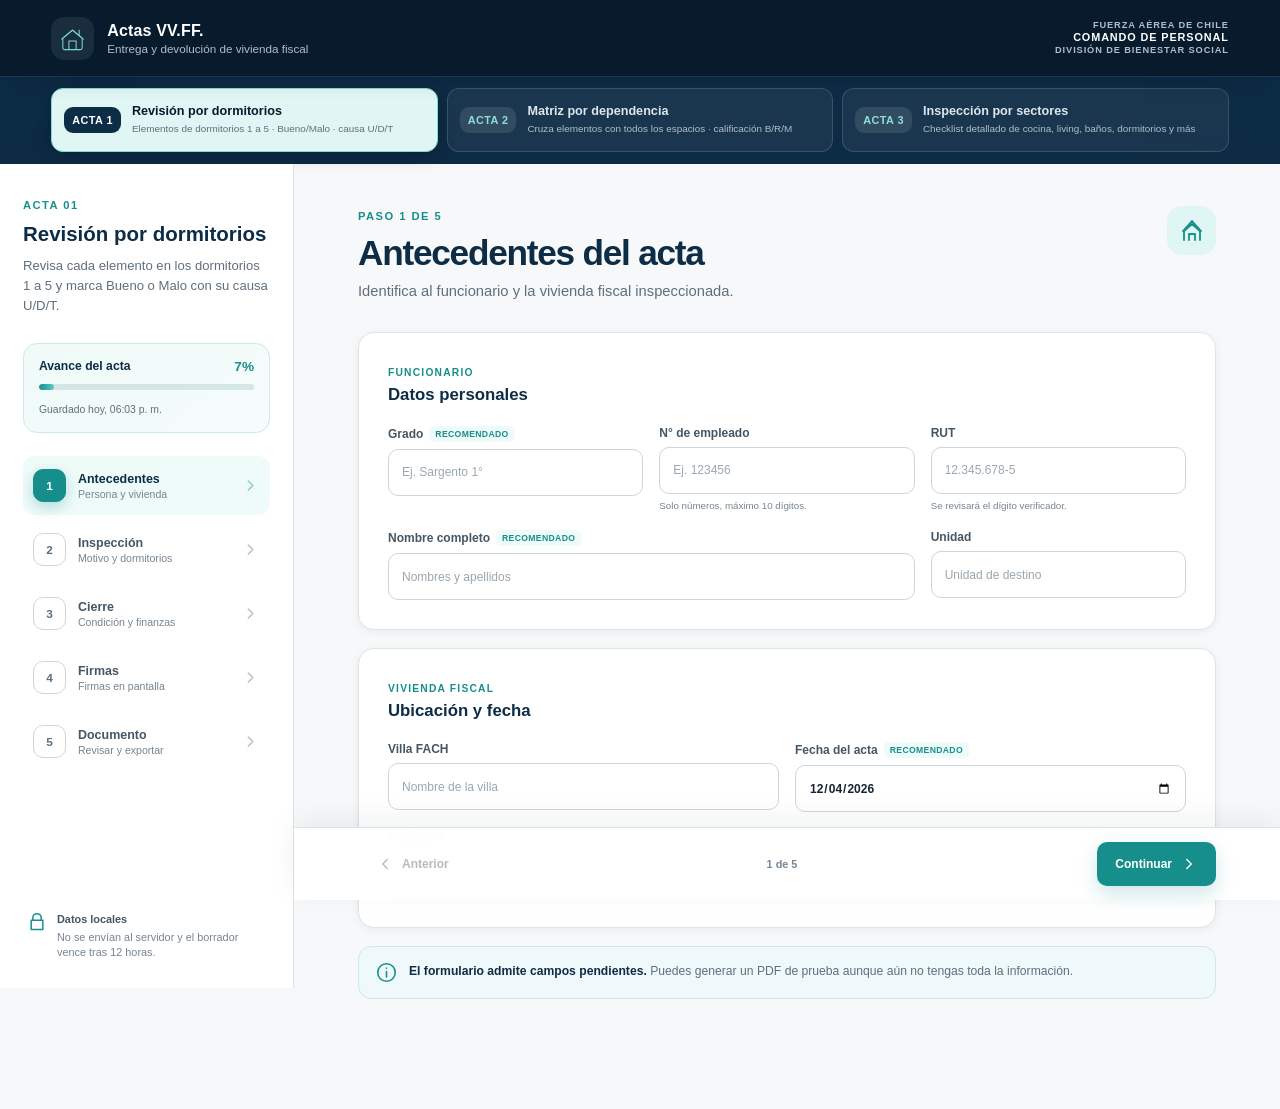
<file: index.html>
<!doctype html>
<html lang="es">
  <head>
    <meta charset="UTF-8" />
    <meta name="viewport" content="width=device-width, initial-scale=1, viewport-fit=cover" />
    <meta name="theme-color" content="#0d2c46" />
    <meta name="referrer" content="no-referrer" />
    <meta http-equiv="Content-Security-Policy" content="default-src 'self'; base-uri 'none'; object-src 'none'; script-src 'self'; style-src 'self'; img-src 'self' data: blob:; font-src 'self'; connect-src 'none'; media-src 'none'; frame-src 'none'; worker-src 'none'; form-action 'none'" />
    <meta
      name="description"
      content="Acta digital de entrega o devolución con revisión detallada de dormitorios."
    />
    <title>Acta 1 · Revisión por dormitorios</title>
    <link rel="stylesheet" href="styles.css?v=20261114-5" />
  </head>
  <body>
    <div class="app-shell">
      <header class="topbar">
        <a class="brand" href="#" aria-label="Inicio Actas Vivienda Fiscal">
          <span class="brand-mark" aria-hidden="true">
            <svg viewBox="0 0 48 48" role="img">
              <path d="M8 23.4 24 10l16 13.4v16a3 3 0 0 1-3 3H11a3 3 0 0 1-3-3v-16Z" />
              <path d="M18 42V28h12v14M6 25 24 10l18 15" />
              <path d="M35 10v8" />
            </svg>
          </span>
          <span>
            <strong>Actas VV.FF.</strong>
            <small>Entrega y devolución de vivienda fiscal</small>
          </span>
        </a>
        <div class="institutional-mark" aria-label="Fuerza Aérea de Chile, Comando de Personal, División de Bienestar Social">
          <span>Fuerza Aérea de Chile</span>
          <strong>Comando de Personal</strong>
          <span>División de Bienestar Social</span>
        </div>
      </header>

      <div class="acta-catalog-wrap">
        <nav class="acta-catalog" aria-label="Seleccionar el formato de acta">
          <a class="acta-option is-active" href="index.html" aria-current="page">
            <span class="acta-number">Acta 1</span>
            <span class="acta-option-copy"><strong>Revisión por dormitorios</strong><small>Elementos de dormitorios 1 a 5 · Bueno/Malo · causa U/D/T</small></span>
          </a>
          <a class="acta-option" href="acta2.html">
            <span class="acta-number">Acta 2</span>
            <span class="acta-option-copy"><strong>Matriz por dependencia</strong><small>Cruza elementos con todos los espacios · calificación B/R/M</small></span>
          </a>
          <a class="acta-option" href="acta3.html">
            <span class="acta-number">Acta 3</span>
            <span class="acta-option-copy"><strong>Inspección por sectores</strong><small>Checklist detallado de cocina, living, baños, dormitorios y más</small></span>
          </a>
        </nav>
      </div>

      <div class="workspace">
        <aside class="sidebar" aria-label="Progreso del acta">
          <div class="sidebar-intro">
            <span class="eyebrow">Acta 01</span>
            <h1>Revisión por dormitorios</h1>
            <p>Revisa cada elemento en los dormitorios 1 a 5 y marca Bueno o Malo con su causa U/D/T.</p>
          </div>

          <div class="progress-card">
            <div class="progress-copy">
              <span>Avance del acta</span>
              <strong id="progressValue">0%</strong>
            </div>
            <progress class="progress-track" id="progressBar" max="100" value="0" aria-label="Avance del acta"></progress>
            <small id="draftStatus">Borrador guardado en este dispositivo</small>
          </div>

          <nav class="steps" aria-label="Secciones del acta">
            <button class="step is-active" type="button" data-step-target="0">
              <span class="step-number">1</span>
              <span><strong>Antecedentes</strong><small>Persona y vivienda</small></span>
              <svg viewBox="0 0 20 20" aria-hidden="true"><path d="m7 4 6 6-6 6" /></svg>
            </button>
            <button class="step" type="button" data-step-target="1">
              <span class="step-number">2</span>
              <span><strong>Inspección</strong><small>Motivo y dormitorios</small></span>
              <svg viewBox="0 0 20 20" aria-hidden="true"><path d="m7 4 6 6-6 6" /></svg>
            </button>
            <button class="step" type="button" data-step-target="2">
              <span class="step-number">3</span>
              <span><strong>Cierre</strong><small>Condición y finanzas</small></span>
              <svg viewBox="0 0 20 20" aria-hidden="true"><path d="m7 4 6 6-6 6" /></svg>
            </button>
            <button class="step" type="button" data-step-target="3">
              <span class="step-number">4</span>
              <span><strong>Firmas</strong><small>Firmas en pantalla</small></span>
              <svg viewBox="0 0 20 20" aria-hidden="true"><path d="m7 4 6 6-6 6" /></svg>
            </button>
            <button class="step" type="button" data-step-target="4">
              <span class="step-number">5</span>
              <span><strong>Documento</strong><small>Revisar y exportar</small></span>
              <svg viewBox="0 0 20 20" aria-hidden="true"><path d="m7 4 6 6-6 6" /></svg>
            </button>
          </nav>

          <div class="privacy-note">
            <svg viewBox="0 0 24 24" aria-hidden="true"><path d="M7 10V7a5 5 0 0 1 10 0v3M5 10h14v11H5z" /></svg>
            <span><strong>Datos locales</strong>No se envían al servidor y el borrador vence tras 12 horas.</span>
          </div>
        </aside>

        <main class="main-content">
          <form id="actaForm" autocomplete="off">
            <section class="form-step is-active" data-step="0" aria-labelledby="step0Title">
              <div class="section-heading">
                <div>
                  <span class="eyebrow">Paso 1 de 5</span>
                  <h2 id="step0Title">Antecedentes del acta</h2>
                  <p>Identifica al funcionario y la vivienda fiscal inspeccionada.</p>
                </div>
                <span class="section-icon" aria-hidden="true">
                  <svg viewBox="0 0 24 24"><path d="M4 21v-9l8-7 8 7v9M9 21v-6h6v6M3 12l9-10 9 10" /></svg>
                </span>
              </div>

              <div class="form-card">
                <div class="card-heading">
                  <span class="card-kicker">Funcionario</span>
                  <h3>Datos personales</h3>
                </div>
                <div class="field-grid cols-3">
                  <label class="field">
                    <span>Grado <em>Recomendado</em></span>
                    <input name="grado" type="text" placeholder="Ej. Sargento 1°" maxlength="40" autocomplete="off" />
                  </label>
                  <label class="field">
                    <span>N° de empleado</span>
                    <input name="empleado" inputmode="numeric" type="text" placeholder="Ej. 123456" maxlength="10" autocomplete="off" />
                    <small class="field-help">Solo números, máximo 10 dígitos.</small>
                  </label>
                  <label class="field">
                    <span>RUT</span>
                    <input name="rut" type="text" inputmode="text" placeholder="12.345.678-5" maxlength="12" autocomplete="off" />
                    <small class="field-help">Se revisará el dígito verificador.</small>
                  </label>
                  <label class="field span-2">
                    <span>Nombre completo <em>Recomendado</em></span>
                    <input name="nombre" type="text" placeholder="Nombres y apellidos" maxlength="80" autocomplete="off" />
                  </label>
                  <label class="field">
                    <span>Unidad</span>
                    <input name="unidad" type="text" placeholder="Unidad de destino" maxlength="60" autocomplete="off" />
                  </label>
                </div>
              </div>

              <div class="form-card">
                <div class="card-heading">
                  <span class="card-kicker">Vivienda fiscal</span>
                  <h3>Ubicación y fecha</h3>
                </div>
                <div class="field-grid cols-2">
                  <label class="field">
                    <span>Villa FACH</span>
                    <input name="villa" type="text" placeholder="Nombre de la villa" maxlength="80" autocomplete="off" />
                  </label>
                  <label class="field">
                    <span>Fecha del acta <em>Recomendado</em></span>
                    <input name="fecha" type="date" />
                  </label>
                  <label class="field span-2">
                    <span>Dirección</span>
                    <input name="direccion" type="text" placeholder="Calle, número, block o departamento" maxlength="120" autocomplete="off" />
                  </label>
                </div>
              </div>

              <div class="tip-card">
                <svg viewBox="0 0 24 24" aria-hidden="true"><path d="M12 22a10 10 0 1 0 0-20 10 10 0 0 0 0 20ZM12 11v6M12 7h.01" /></svg>
                <p><strong>El formulario admite campos pendientes.</strong> Puedes generar un PDF de prueba aunque aún no tengas toda la información.</p>
              </div>
            </section>

            <section class="form-step" data-step="1" aria-labelledby="step1Title" hidden>
              <div class="section-heading">
                <div>
                  <span class="eyebrow">Paso 2 de 5</span>
                  <h2 id="step1Title">Motivo e inspección</h2>
                  <p>Selecciona el tipo de acta y registra el estado de cada elemento.</p>
                </div>
                <span class="section-icon" aria-hidden="true">
                  <svg viewBox="0 0 24 24"><path d="M9 11 12 14 22 4M21 12v7a2 2 0 0 1-2 2H5a2 2 0 0 1-2-2V5a2 2 0 0 1 2-2h11" /></svg>
                </span>
              </div>

              <div class="form-card">
                <div class="card-heading inline-heading">
                  <div><span class="card-kicker">Motivo del acta</span><h3>¿Qué operación se realiza?</h3></div>
                  <span class="selection-hint">Selecciona una opción</span>
                </div>
                <div class="choice-grid" id="motiveChoices">
                  <label class="choice-card">
                    <input type="radio" name="motivo" value="Entrega 1ª vez" />
                    <span class="choice-check"></span><strong>Entrega 1ª vez</strong><small>Primera asignación</small>
                  </label>
                  <label class="choice-card">
                    <input type="radio" name="motivo" value="Entrega por cambio" />
                    <span class="choice-check"></span><strong>Entrega por cambio</strong><small>Cambio de vivienda</small>
                  </label>
                  <label class="choice-card">
                    <input type="radio" name="motivo" value="Devolución definitiva" />
                    <span class="choice-check"></span><strong>Devolución definitiva</strong><small>Término de asignación</small>
                  </label>
                  <label class="choice-card">
                    <input type="radio" name="motivo" value="Devolución por cambio" />
                    <span class="choice-check"></span><strong>Devolución por cambio</strong><small>Traslado de vivienda</small>
                  </label>
                </div>
              </div>

              <div class="inspection-toolbar">
                <div>
                  <span class="eyebrow">Dormitorios 1 al 5</span>
                  <h3>Lista de revisión</h3>
                  <p>Funciona igual que el acta en papel: toca la casilla que deseas marcar con un ✓.</p>
                </div>
                <div class="paper-help" aria-label="Instrucciones para marcar">
                  <span class="paper-help-check">✓</span>
                  <span><strong>Marca una casilla</strong><small>Bueno o Malo · Dormitorio 1–5</small></span>
                </div>
              </div>
              <div id="inspectionGroups" class="inspection-groups"></div>
            </section>

            <section class="form-step" data-step="2" aria-labelledby="step2Title" hidden>
              <div class="section-heading">
                <div>
                  <span class="eyebrow">Paso 3 de 5</span>
                  <h2 id="step2Title">Cierre del acta</h2>
                  <p>Indica el resultado final y completa la información administrativa.</p>
                </div>
                <span class="section-icon" aria-hidden="true">
                  <svg viewBox="0 0 24 24"><path d="M20 7 9 18l-5-5M12 2a10 10 0 1 0 10 10" /></svg>
                </span>
              </div>

              <div class="form-card">
                <div class="card-heading"><span class="card-kicker">Condición final</span><h3>Resultado de la vivienda</h3></div>
                <div class="final-choice-grid">
                  <label class="final-choice accepted">
                    <input type="radio" name="condicionFinal" value="Aceptada" />
                    <span class="final-icon"><svg viewBox="0 0 24 24"><path d="m5 12 4 4L19 6" /></svg></span>
                    <span><strong>Aceptada</strong><small>Sin observaciones pendientes</small></span>
                  </label>
                  <label class="final-choice observed">
                    <input type="radio" name="condicionFinal" value="Aceptada con observaciones" />
                    <span class="final-icon"><svg viewBox="0 0 24 24"><path d="M12 9v4M12 17h.01M10.3 3.6 2 18h20L13.7 3.6a2 2 0 0 0-3.4 0Z" /></svg></span>
                    <span><strong>Con observaciones</strong><small>Aceptada con reparos registrados</small></span>
                  </label>
                  <label class="final-choice rejected">
                    <input type="radio" name="condicionFinal" value="Rechazada" />
                    <span class="final-icon"><svg viewBox="0 0 24 24"><path d="m6 6 12 12M18 6 6 18" /></svg></span>
                    <span><strong>Rechazada</strong><small>No cumple las condiciones</small></span>
                  </label>
                </div>
                <label class="field textarea-field">
                  <span>Observaciones generales</span>
                  <textarea name="observacionesGenerales" rows="4" placeholder="Detalla acuerdos, reparaciones pendientes u otros antecedentes relevantes..."></textarea>
                  <small class="char-count"><span id="observationsCount">0</span>/600</small>
                </label>
              </div>

              <div class="form-card">
                <div class="card-heading"><span class="card-kicker">Uso sección gestión financiera</span><h3>Control de descuentos</h3></div>
                <div class="finance-grid">
                  <label class="field"><span>DRAA 5,5% · Cese descuento</span><input name="draaCese" type="date" /></label>
                  <label class="field"><span>DRAA 5,5% · Inicio descuento</span><input name="draaInicio" type="date" /></label>
                  <label class="field"><span>Gasto común · Cese descuento</span><input name="gastoCese" type="date" /></label>
                  <label class="field"><span>Gasto común · Inicio descuento</span><input name="gastoInicio" type="date" /></label>
                  <label class="field"><span>Fecha de gestión</span><input name="fechaGestion" type="date" /></label>
                  <label class="field"><span>Nombre responsable</span><input name="responsableFinanzas" type="text" placeholder="Nombre y cargo" /></label>
                </div>
              </div>

              <div class="declaration-card">
                <span class="declaration-icon"><svg viewBox="0 0 24 24"><path d="M7 3h10v4H7zM5 5H3v16h18V5h-2M7 12h10M7 16h7" /></svg></span>
                <div><strong>Declaración incluida en el documento</strong><p>Quien devuelve la vivienda declara no mantener deudas pendientes que perjudiquen al nuevo usuario y garantiza por un mes los trabajos indicados en el acta.</p></div>
              </div>
            </section>

            <section class="form-step" data-step="3" aria-labelledby="step3Title" hidden>
              <div class="section-heading">
                <div>
                  <span class="eyebrow">Paso 4 de 5</span>
                  <h2 id="step3Title">Firmas en pantalla</h2>
                  <p>Firma con el dedo, lápiz táctil o mouse. Cada firma se incorpora al PDF.</p>
                </div>
                <span class="section-icon" aria-hidden="true">
                  <svg viewBox="0 0 24 24"><path d="m3 21 3.5-1 12-12-2.5-2.5-12 12L3 21ZM14.5 7 17 9.5M15 4.5l2-2a2 2 0 0 1 3 3l-2 2" /></svg>
                </span>
              </div>

              <div class="signature-grid">
                <article class="signature-card">
                  <div class="signature-heading"><div><span class="card-kicker">Firma 01</span><h3>Quien devuelve</h3></div><button type="button" class="clear-signature" data-clear-signature="devuelve">Limpiar</button></div>
                  <label class="field"><span>Grado y nombre</span><input name="nombreDevuelve" type="text" placeholder="Grado y nombre completo" /></label>
                  <div class="signature-pad"><canvas id="signature-devuelve" data-signature="devuelve" aria-label="Área de firma de quien devuelve"></canvas><span>Firme dentro del recuadro</span></div>
                </article>
                <article class="signature-card">
                  <div class="signature-heading"><div><span class="card-kicker">Firma 02</span><h3>Quien recibe</h3></div><button type="button" class="clear-signature" data-clear-signature="recibe">Limpiar</button></div>
                  <label class="field"><span>Grado y nombre</span><input name="nombreRecibe" type="text" placeholder="Grado y nombre completo" /></label>
                  <div class="signature-pad"><canvas id="signature-recibe" data-signature="recibe" aria-label="Área de firma de quien recibe"></canvas><span>Firme dentro del recuadro</span></div>
                </article>
                <article class="signature-card">
                  <div class="signature-heading"><div><span class="card-kicker">Firma 03</span><h3>Inspector VV.FF.</h3></div><button type="button" class="clear-signature" data-clear-signature="inspector">Limpiar</button></div>
                  <label class="field"><span>Nombre del inspector</span><input name="nombreInspector" type="text" placeholder="Nombre completo" /></label>
                  <div class="signature-pad"><canvas id="signature-inspector" data-signature="inspector" aria-label="Área de firma del inspector"></canvas><span>Firme dentro del recuadro</span></div>
                </article>
                <article class="signature-card">
                  <div class="signature-heading"><div><span class="card-kicker">Firma 04</span><h3>Encargado Depto. VV.FF.</h3></div><button type="button" class="clear-signature" data-clear-signature="encargado">Limpiar</button></div>
                  <label class="field"><span>Nombre del encargado</span><input name="nombreEncargado" type="text" placeholder="Nombre completo" /></label>
                  <div class="signature-pad"><canvas id="signature-encargado" data-signature="encargado" aria-label="Área de firma del encargado"></canvas><span>Firme dentro del recuadro</span></div>
                </article>
              </div>

              <div class="tip-card">
                <svg viewBox="0 0 24 24" aria-hidden="true"><path d="M12 22a10 10 0 1 0 0-20 10 10 0 0 0 0 20ZM12 11v6M12 7h.01" /></svg>
                <p><strong>En tablets y celulares:</strong> puedes apoyar la mano y firmar directamente dentro del recuadro. Usa “Limpiar” para repetir una firma.</p>
              </div>
            </section>

            <section class="form-step" data-step="4" aria-labelledby="step4Title" hidden>
              <div class="section-heading document-heading">
                <div>
                  <span class="eyebrow">Paso 5 de 5</span>
                  <h2 id="step4Title">Documento listo para revisar</h2>
                  <p>La vista previa reproduce las dos páginas del acta entregada.</p>
                </div>
                <button type="button" class="button secondary" id="refreshPreview">
                  <svg viewBox="0 0 24 24" aria-hidden="true"><path d="M20 6v6h-6M4 18v-6h6M18.5 9A7 7 0 0 0 6 6.5L4 9M5.5 15A7 7 0 0 0 18 17.5l2-2.5" /></svg>
                  Actualizar vista
                </button>
              </div>

              <div class="export-card">
                <div class="export-icon"><svg viewBox="0 0 24 24"><path d="M7 2h7l5 5v15H7zM14 2v5h5M12 11v7M9 15l3 3 3-3" /></svg></div>
                <div><span class="card-kicker">Exportación local</span><h3>Acta de entrega y/o devolución</h3><p id="exportSummary">El PDF se creará en este dispositivo, sin subir datos.</p></div>
                <div class="export-actions">
                  <button type="button" class="button primary download-button" id="downloadPdf">
                    <svg viewBox="0 0 24 24" aria-hidden="true"><path d="M12 3v12M7 10l5 5 5-5M5 21h14" /></svg>
                    Descargar PDF
                  </button>
                  <button type="button" class="button secondary new-act-button" id="startNewActa">
                    <svg viewBox="0 0 24 24" aria-hidden="true"><path d="M12 5v14M5 12h14" /></svg>
                    Nueva acta
                  </button>
                </div>
              </div>

              <div class="resume-note">
                <svg viewBox="0 0 24 24" aria-hidden="true"><path d="M4 4v6h6M20 20v-6h-6M5.6 15A8 8 0 0 0 19 17M18.4 9A8 8 0 0 0 5 7" /></svg>
                <span><strong>Puedes retomarla cuando quieras.</strong> El borrador queda guardado automáticamente en este dispositivo hasta que elijas “Nueva acta”.</span>
              </div>

              <div class="preview-toolbar">
                <div><strong>Vista previa</strong><span>2 páginas · formato A4</span></div>
                <div class="preview-tabs" role="tablist" aria-label="Páginas del documento">
                  <button class="is-active" type="button" data-preview-page="0">Página 1</button>
                  <button type="button" data-preview-page="1">Página 2</button>
                </div>
              </div>
              <div class="document-preview" aria-live="polite">
                <div class="paper is-active" data-paper="0"><canvas id="previewPage1"></canvas></div>
                <div class="paper" data-paper="1" hidden><canvas id="previewPage2"></canvas></div>
              </div>
            </section>
          </form>

          <footer class="form-actions">
            <button type="button" class="button ghost" id="previousStep" disabled>
              <svg viewBox="0 0 24 24" aria-hidden="true"><path d="m15 18-6-6 6-6" /></svg>
              Anterior
            </button>
            <div class="step-counter"><span id="stepCounter">1</span> de 5</div>
            <button type="button" class="button primary" id="nextStep">
              Continuar
              <svg viewBox="0 0 24 24" aria-hidden="true"><path d="m9 18 6-6-6-6" /></svg>
            </button>
          </footer>
        </main>
      </div>
    </div>

    <div class="toast" id="toast" role="status" aria-live="polite">
      <svg viewBox="0 0 24 24" aria-hidden="true"><path d="m5 12 4 4L19 6" /></svg>
      <span>Guardado</span>
    </div>

    <div class="modal-backdrop" id="finishModal" hidden>
      <section class="finish-modal" role="dialog" aria-modal="true" aria-labelledby="finishModalTitle" aria-describedby="finishModalDescription">
        <div class="finish-modal-icon" id="finishModalIcon">
          <svg viewBox="0 0 24 24" aria-hidden="true"><path d="m5 12 4 4L19 6" /></svg>
        </div>
        <span class="card-kicker" id="finishModalKicker">Descarga completada</span>
        <h2 id="finishModalTitle">PDF descargado correctamente</h2>
        <p id="finishModalDescription">¿Qué deseas hacer con los datos de esta acta?</p>
        <div class="finish-options">
          <button type="button" class="finish-option keep" id="keepDraft">
            <span class="finish-option-icon"><svg viewBox="0 0 24 24" aria-hidden="true"><path d="M4 4v6h6M20 20v-6h-6M5.6 15A8 8 0 0 0 19 17M18.4 9A8 8 0 0 0 5 7" /></svg></span>
            <span><strong>Mantener borrador</strong><small>Podrás retomarla después</small></span>
          </button>
          <button type="button" class="finish-option new" id="confirmNewActa">
            <span class="finish-option-icon"><svg viewBox="0 0 24 24" aria-hidden="true"><path d="M12 5v14M5 12h14" /></svg></span>
            <span><strong>Iniciar nueva acta</strong><small>Limpiará campos y firmas</small></span>
          </button>
        </div>
        <button type="button" class="modal-cancel" id="cancelFinishModal">Cancelar</button>
      </section>
    </div>

    <script src="security.js?v=20261114-3"></script>
    <script src="validation.js?v=20261114-1"></script>
    <script src="app.js?v=20261114-3"></script>
  </body>
</html>
</file>
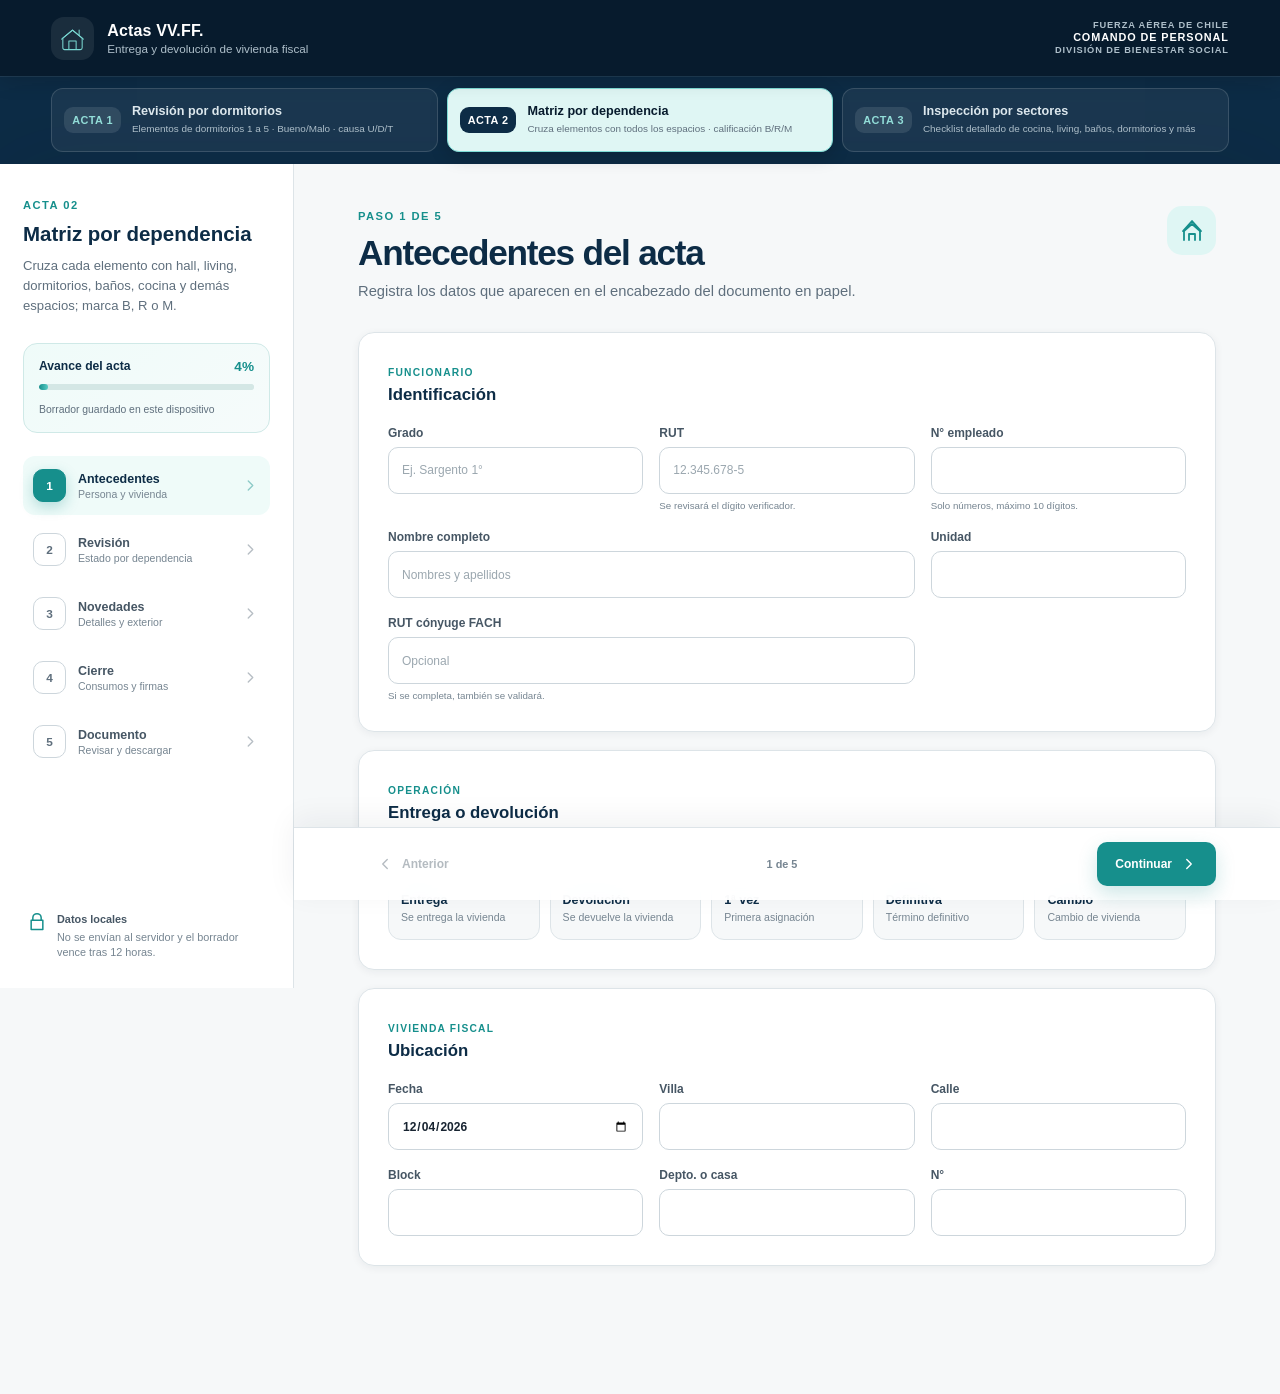
<file: acta2.html>
<!doctype html>
<html lang="es">
  <head>
    <meta charset="UTF-8" />
    <meta name="viewport" content="width=device-width, initial-scale=1, viewport-fit=cover" />
    <meta name="theme-color" content="#0d2c46" />
    <meta name="referrer" content="no-referrer" />
    <meta http-equiv="Content-Security-Policy" content="default-src 'self'; base-uri 'none'; object-src 'none'; script-src 'self'; style-src 'self'; img-src 'self' data: blob:; font-src 'self'; connect-src 'none'; media-src 'none'; frame-src 'none'; worker-src 'none'; form-action 'none'" />
    <meta name="description" content="Acta digital de entrega o devolución con matriz de revisión por dependencia." />
    <title>Acta 2 · Matriz por dependencia</title>
    <link rel="stylesheet" href="styles.css?v=20261114-5" />
    <link rel="stylesheet" href="acta2.css?v=20261113-2" />
  </head>
  <body>
    <div class="app-shell acta2-app">
      <header class="topbar">
        <a class="brand" href="index.html" aria-label="Inicio Actas Vivienda Fiscal">
          <span class="brand-mark" aria-hidden="true">
            <svg viewBox="0 0 48 48"><path d="M8 23.4 24 10l16 13.4v16a3 3 0 0 1-3 3H11a3 3 0 0 1-3-3v-16Z"/><path d="M18 42V28h12v14M6 25 24 10l18 15"/><path d="M35 10v8"/></svg>
          </span>
          <span><strong>Actas VV.FF.</strong><small>Entrega y devolución de vivienda fiscal</small></span>
        </a>
        <div class="institutional-mark" aria-label="Fuerza Aérea de Chile, Comando de Personal, División de Bienestar Social">
          <span>Fuerza Aérea de Chile</span>
          <strong>Comando de Personal</strong>
          <span>División de Bienestar Social</span>
        </div>
      </header>

      <div class="acta-catalog-wrap">
        <nav class="acta-catalog" aria-label="Seleccionar el formato de acta">
          <a class="acta-option" href="index.html">
            <span class="acta-number">Acta 1</span>
            <span class="acta-option-copy"><strong>Revisión por dormitorios</strong><small>Elementos de dormitorios 1 a 5 · Bueno/Malo · causa U/D/T</small></span>
          </a>
          <a class="acta-option is-active" href="acta2.html" aria-current="page">
            <span class="acta-number">Acta 2</span>
            <span class="acta-option-copy"><strong>Matriz por dependencia</strong><small>Cruza elementos con todos los espacios · calificación B/R/M</small></span>
          </a>
          <a class="acta-option" href="acta3.html">
            <span class="acta-number">Acta 3</span>
            <span class="acta-option-copy"><strong>Inspección por sectores</strong><small>Checklist detallado de cocina, living, baños, dormitorios y más</small></span>
          </a>
        </nav>
      </div>

      <div class="workspace">
        <aside class="sidebar" aria-label="Progreso del acta">
          <div class="sidebar-intro">
            <span class="eyebrow">Acta 02</span>
            <h1>Matriz por dependencia</h1>
            <p>Cruza cada elemento con hall, living, dormitorios, baños, cocina y demás espacios; marca B, R o M.</p>
          </div>
          <div class="progress-card">
            <div class="progress-copy"><span>Avance del acta</span><strong id="progressValue">0%</strong></div>
            <progress class="progress-track" id="progressBar" max="100" value="0" aria-label="Avance del acta"></progress>
            <small id="draftStatus">Borrador guardado en este dispositivo</small>
          </div>
          <nav class="steps" aria-label="Secciones del acta">
            <button class="step is-active" type="button" data-step-target="0"><span class="step-number">1</span><span><strong>Antecedentes</strong><small>Persona y vivienda</small></span><svg viewBox="0 0 20 20"><path d="m7 4 6 6-6 6"/></svg></button>
            <button class="step" type="button" data-step-target="1"><span class="step-number">2</span><span><strong>Revisión</strong><small>Estado por dependencia</small></span><svg viewBox="0 0 20 20"><path d="m7 4 6 6-6 6"/></svg></button>
            <button class="step" type="button" data-step-target="2"><span class="step-number">3</span><span><strong>Novedades</strong><small>Detalles y exterior</small></span><svg viewBox="0 0 20 20"><path d="m7 4 6 6-6 6"/></svg></button>
            <button class="step" type="button" data-step-target="3"><span class="step-number">4</span><span><strong>Cierre</strong><small>Consumos y firmas</small></span><svg viewBox="0 0 20 20"><path d="m7 4 6 6-6 6"/></svg></button>
            <button class="step" type="button" data-step-target="4"><span class="step-number">5</span><span><strong>Documento</strong><small>Revisar y descargar</small></span><svg viewBox="0 0 20 20"><path d="m7 4 6 6-6 6"/></svg></button>
          </nav>
          <div class="privacy-note"><svg viewBox="0 0 24 24"><path d="M7 10V7a5 5 0 0 1 10 0v3M5 10h14v11H5z"/></svg><span><strong>Datos locales</strong>No se envían al servidor y el borrador vence tras 12 horas.</span></div>
        </aside>

        <main class="main-content">
          <form id="acta2Form" autocomplete="off">
            <section class="form-step is-active" data-step="0" aria-labelledby="a2Step0Title">
              <div class="section-heading"><div><span class="eyebrow">Paso 1 de 5</span><h2 id="a2Step0Title">Antecedentes del acta</h2><p>Registra los datos que aparecen en el encabezado del documento en papel.</p></div><span class="section-icon"><svg viewBox="0 0 24 24"><path d="M4 21v-9l8-7 8 7v9M9 21v-6h6v6M3 12l9-10 9 10"/></svg></span></div>

              <div class="form-card">
                <div class="card-heading"><span class="card-kicker">Funcionario</span><h3>Identificación</h3></div>
                <div class="field-grid cols-3">
                  <label class="field"><span>Grado</span><input name="grado" type="text" placeholder="Ej. Sargento 1°" maxlength="40" autocomplete="off" /></label>
                  <label class="field"><span>RUT</span><input name="rut" type="text" placeholder="12.345.678-5" maxlength="12" autocomplete="off" /><small class="field-help">Se revisará el dígito verificador.</small></label>
                  <label class="field"><span>N° empleado</span><input name="empleado" type="text" inputmode="numeric" maxlength="10" autocomplete="off" /><small class="field-help">Solo números, máximo 10 dígitos.</small></label>
                  <label class="field span-2"><span>Nombre completo</span><input name="nombre" type="text" placeholder="Nombres y apellidos" maxlength="80" autocomplete="off" /></label>
                  <label class="field"><span>Unidad</span><input name="unidad" type="text" maxlength="60" autocomplete="off" /></label>
                  <label class="field span-2"><span>RUT cónyuge FACH</span><input name="rutConyuge" type="text" placeholder="Opcional" maxlength="12" autocomplete="off" /><small class="field-help">Si se completa, también se validará.</small></label>
                </div>
              </div>

              <div class="form-card">
                <div class="card-heading"><span class="card-kicker">Operación</span><h3>Entrega o devolución</h3></div>
                <div class="choice-grid compact-choices">
                  <label class="choice-card"><input type="radio" name="operacion" value="Entrega"/><span class="choice-check"></span><strong>Entrega</strong><small>Se entrega la vivienda</small></label>
                  <label class="choice-card"><input type="radio" name="operacion" value="Devolución"/><span class="choice-check"></span><strong>Devolución</strong><small>Se devuelve la vivienda</small></label>
                  <label class="choice-card"><input type="radio" name="tipoOperacion" value="1ª vez"/><span class="choice-check"></span><strong>1ª vez</strong><small>Primera asignación</small></label>
                  <label class="choice-card"><input type="radio" name="tipoOperacion" value="Definitiva"/><span class="choice-check"></span><strong>Definitiva</strong><small>Término definitivo</small></label>
                  <label class="choice-card"><input type="radio" name="tipoOperacion" value="Cambio"/><span class="choice-check"></span><strong>Cambio</strong><small>Cambio de vivienda</small></label>
                </div>
              </div>

              <div class="form-card">
                <div class="card-heading"><span class="card-kicker">Vivienda fiscal</span><h3>Ubicación</h3></div>
                <div class="field-grid cols-3">
                  <label class="field"><span>Fecha</span><input name="fecha" type="date" /></label>
                  <label class="field"><span>Villa</span><input name="villa" type="text" maxlength="80" autocomplete="off" /></label>
                  <label class="field"><span>Calle</span><input name="calle" type="text" maxlength="80" autocomplete="off" /></label>
                  <label class="field"><span>Block</span><input name="block" type="text" maxlength="30" autocomplete="off" /></label>
                  <label class="field"><span>Depto. o casa</span><input name="deptoCasa" type="text" maxlength="30" autocomplete="off" /></label>
                  <label class="field"><span>N°</span><input name="numero" type="text" maxlength="30" autocomplete="off" /></label>
                </div>
              </div>
            </section>

            <section class="form-step" data-step="1" hidden aria-labelledby="a2Step1Title">
              <div class="section-heading"><div><span class="eyebrow">Paso 2 de 5</span><h2 id="a2Step1Title">Revisión por dependencia</h2><p>Elige el lugar que estás inspeccionando y marca B, R o M, igual que en la planilla.</p></div><span class="section-icon"><svg viewBox="0 0 24 24"><path d="M9 11 12 14 22 4M21 12v7a2 2 0 0 1-2 2H5a2 2 0 0 1-2-2V5a2 2 0 0 1 2-2h11"/></svg></span></div>
              <div class="paper-legend"><span><b class="good">B</b><strong>Bueno</strong></span><span><b class="regular">R</b><strong>Regular</strong></span><span><b class="bad">M</b><strong>Malo</strong></span><small>Toca nuevamente una marca para dejarla en blanco.</small></div>
              <div class="room-selector-wrap">
                <div class="room-selector-heading"><div><span class="card-kicker">Dependencia</span><h3 id="currentLocationTitle">Hall</h3></div><button type="button" class="button secondary mini-button" id="markAllGood">Completar pendientes con B</button></div>
                <div class="location-tabs" id="locationTabs" role="tablist" aria-label="Dependencias"></div>
              </div>
              <div id="matrixGroups" class="matrix-groups"></div>
            </section>

            <section class="form-step" data-step="2" hidden aria-labelledby="a2Step2Title">
              <div class="section-heading"><div><span class="eyebrow">Paso 3 de 5</span><h2 id="a2Step2Title">Detalle de novedades</h2><p>Anota las observaciones de cada dependencia y registra los elementos exteriores.</p></div><span class="section-icon"><svg viewBox="0 0 24 24"><path d="M4 4h16v16H4zM8 9h8M8 13h8M8 17h5"/></svg></span></div>
              <div class="form-card novelty-card">
                <div class="novelty-heading"><div><span class="card-kicker">Dependencia</span><h3 id="noveltyLocationTitle">Hall</h3></div><select id="noveltyLocation" aria-label="Seleccionar dependencia para escribir novedades"></select></div>
                <label class="field"><span>Novedades u observaciones</span><textarea id="noveltyText" rows="9" placeholder="Describe daños, faltantes, acuerdos o trabajos pendientes..."></textarea></label>
                <div class="novelty-count"><span id="noveltySavedState">Guardado automáticamente</span><span><b id="noveltyCount">0</b>/1200</span></div>
              </div>
              <div class="form-card">
                <div class="card-heading"><span class="card-kicker">Exterior de la vivienda</span><h3>Condición</h3></div>
                <div id="exteriorRows" class="exterior-rows"></div>
              </div>
            </section>

            <section class="form-step" data-step="3" hidden aria-labelledby="a2Step3Title">
              <div class="section-heading"><div><span class="eyebrow">Paso 4 de 5</span><h2 id="a2Step3Title">Cierre administrativo</h2><p>Completa consumos, documentos y firmas. Los campos pueden quedar pendientes.</p></div><span class="section-icon"><svg viewBox="0 0 24 24"><path d="M7 3h10v4H7zM5 5H3v16h18V5h-2M7 12h10M7 16h7"/></svg></span></div>
              <div class="form-card">
                <div class="card-heading"><span class="card-kicker">Propiedad y consumos</span><h3>Datos de control</h3></div>
                <div class="field-grid cols-3">
                  <label class="field"><span>Rol propiedad</span><input name="rolPropiedad" type="text" /></label>
                  <label class="field"><span>N° cliente agua</span><input name="clienteAgua" type="text" /></label>
                  <label class="field"><span>N° cliente electricidad</span><input name="clienteElectricidad" type="text" /></label>
                  <label class="field"><span>N° cliente gas</span><input name="clienteGas" type="text" /></label>
                  <label class="field"><span>Estado luz</span><input name="estadoLuz" type="text" placeholder="Pagado / pendiente / lectura" /></label>
                  <label class="field"><span>Estado agua</span><input name="estadoAgua" type="text" /></label>
                  <label class="field"><span>Estado gas</span><input name="estadoGas" type="text" /></label>
                  <label class="field"><span>Aseo domiciliario</span><input name="aseoDomiciliario" type="text" /></label>
                  <label class="field"><span>Gastos comunes</span><input name="gastosComunes" type="text" /></label>
                  <label class="field"><span>N° de llaves</span><input name="numeroLlaves" type="text" /></label>
                  <label class="field"><span>Controles remotos</span><input name="controlesRemotos" type="text" /></label>
                </div>
              </div>
              <div class="form-card">
                <div class="card-heading"><span class="card-kicker">Documentos entregados</span><h3>Boletas, comprobantes y certificados</h3></div>
                <div id="documentChecks" class="document-checks"></div>
              </div>
              <div class="form-card">
                <div class="card-heading"><span class="card-kicker">Gestión financiera</span><h3>Descuentos</h3></div>
                <div class="field-grid cols-3">
                  <label class="field"><span>DRAA 5,5% · cese</span><input name="draaCese" type="date" /></label>
                  <label class="field"><span>DRAA 5,5% · inicio</span><input name="draaInicio" type="date" /></label>
                  <label class="field"><span>Gasto común · cese</span><input name="gastoCese" type="date" /></label>
                  <label class="field"><span>Gasto común · inicio</span><input name="gastoInicio" type="date" /></label>
                  <label class="field"><span>Fecha de gestión</span><input name="fechaGestion" type="date" /></label>
                  <label class="field"><span>Nombre responsable</span><input name="responsableFinanzas" type="text" /></label>
                </div>
              </div>
              <div class="signature-grid" id="signatureGrid"></div>
            </section>

            <section class="form-step" data-step="4" hidden aria-labelledby="a2Step4Title">
              <div class="section-heading document-heading"><div><span class="eyebrow">Paso 5 de 5</span><h2 id="a2Step4Title">Documento listo para revisar</h2><p>El PDF se crea en este dispositivo y conserva el formato de matriz del acta.</p></div><button type="button" class="button secondary" id="refreshPreview">Actualizar vista</button></div>
              <div class="export-card"><div class="export-icon"><svg viewBox="0 0 24 24"><path d="M7 2h7l5 5v15H7zM14 2v5h5M12 11v7M9 15l3 3 3-3"/></svg></div><div><span class="card-kicker">Exportación local</span><h3>Acta 2 · Formato matriz</h3><p>3 páginas oficio verticales, con la misma distribución del formulario impreso.</p></div><div class="export-actions"><button type="button" class="button primary download-button" id="downloadPdf">Descargar PDF</button><button type="button" class="button secondary" id="startNewActa">Nueva acta</button></div></div>
              <div class="resume-note"><svg viewBox="0 0 24 24"><path d="M4 4v6h6M20 20v-6h-6M5.6 15A8 8 0 0 0 19 17M18.4 9A8 8 0 0 0 5 7"/></svg><span><strong>El borrador queda guardado.</strong> Cambiar entre Acta 1 y Acta 2 no borra lo que hayas escrito.</span></div>
              <div class="preview-toolbar"><div><strong>Vista previa</strong><span>3 páginas · oficio vertical</span></div><div class="preview-tabs" id="previewTabs" role="tablist"></div></div>
              <div class="document-preview"><div class="paper wide-paper"><canvas id="previewCanvas"></canvas></div></div>
            </section>
          </form>

          <footer class="form-actions"><button type="button" class="button ghost" id="previousStep" disabled><svg viewBox="0 0 24 24"><path d="m15 18-6-6 6-6"/></svg>Anterior</button><div class="step-counter"><span id="stepCounter">1</span> de 5</div><button type="button" class="button primary" id="nextStep">Continuar<svg viewBox="0 0 24 24"><path d="m9 18 6-6-6-6"/></svg></button></footer>
        </main>
      </div>
    </div>
    <div class="toast" id="toast" role="status" aria-live="polite"><svg viewBox="0 0 24 24"><path d="m5 12 4 4L19 6"/></svg><span>Guardado</span></div>
    <div class="modal-backdrop" id="finishModal" hidden><section class="finish-modal" role="dialog" aria-modal="true"><div class="finish-modal-icon"><svg viewBox="0 0 24 24"><path d="m5 12 4 4L19 6"/></svg></div><span class="card-kicker" id="finishKicker">Descarga completada</span><h2 id="finishTitle">PDF descargado correctamente</h2><p id="finishDescription">Puedes mantener este borrador o comenzar una nueva Acta 2.</p><div class="finish-options"><button type="button" class="finish-option keep" id="keepDraft"><span class="finish-option-icon"><svg viewBox="0 0 24 24"><path d="M4 4v6h6M20 20v-6h-6M5.6 15A8 8 0 0 0 19 17M18.4 9A8 8 0 0 0 5 7"/></svg></span><span><strong>Mantener borrador</strong><small>Podrás retomarla después</small></span></button><button type="button" class="finish-option new" id="confirmNewActa"><span class="finish-option-icon"><svg viewBox="0 0 24 24"><path d="M12 5v14M5 12h14"/></svg></span><span><strong>Iniciar nueva acta</strong><small>Limpiará campos y firmas</small></span></button></div><button type="button" class="modal-cancel" id="cancelModal">Cancelar</button></section></div>
    <script src="security.js?v=20261114-3"></script>
    <script src="validation.js?v=20261114-1"></script>
    <script src="acta2.js?v=20261114-4"></script>
  </body>
</html>
</file>
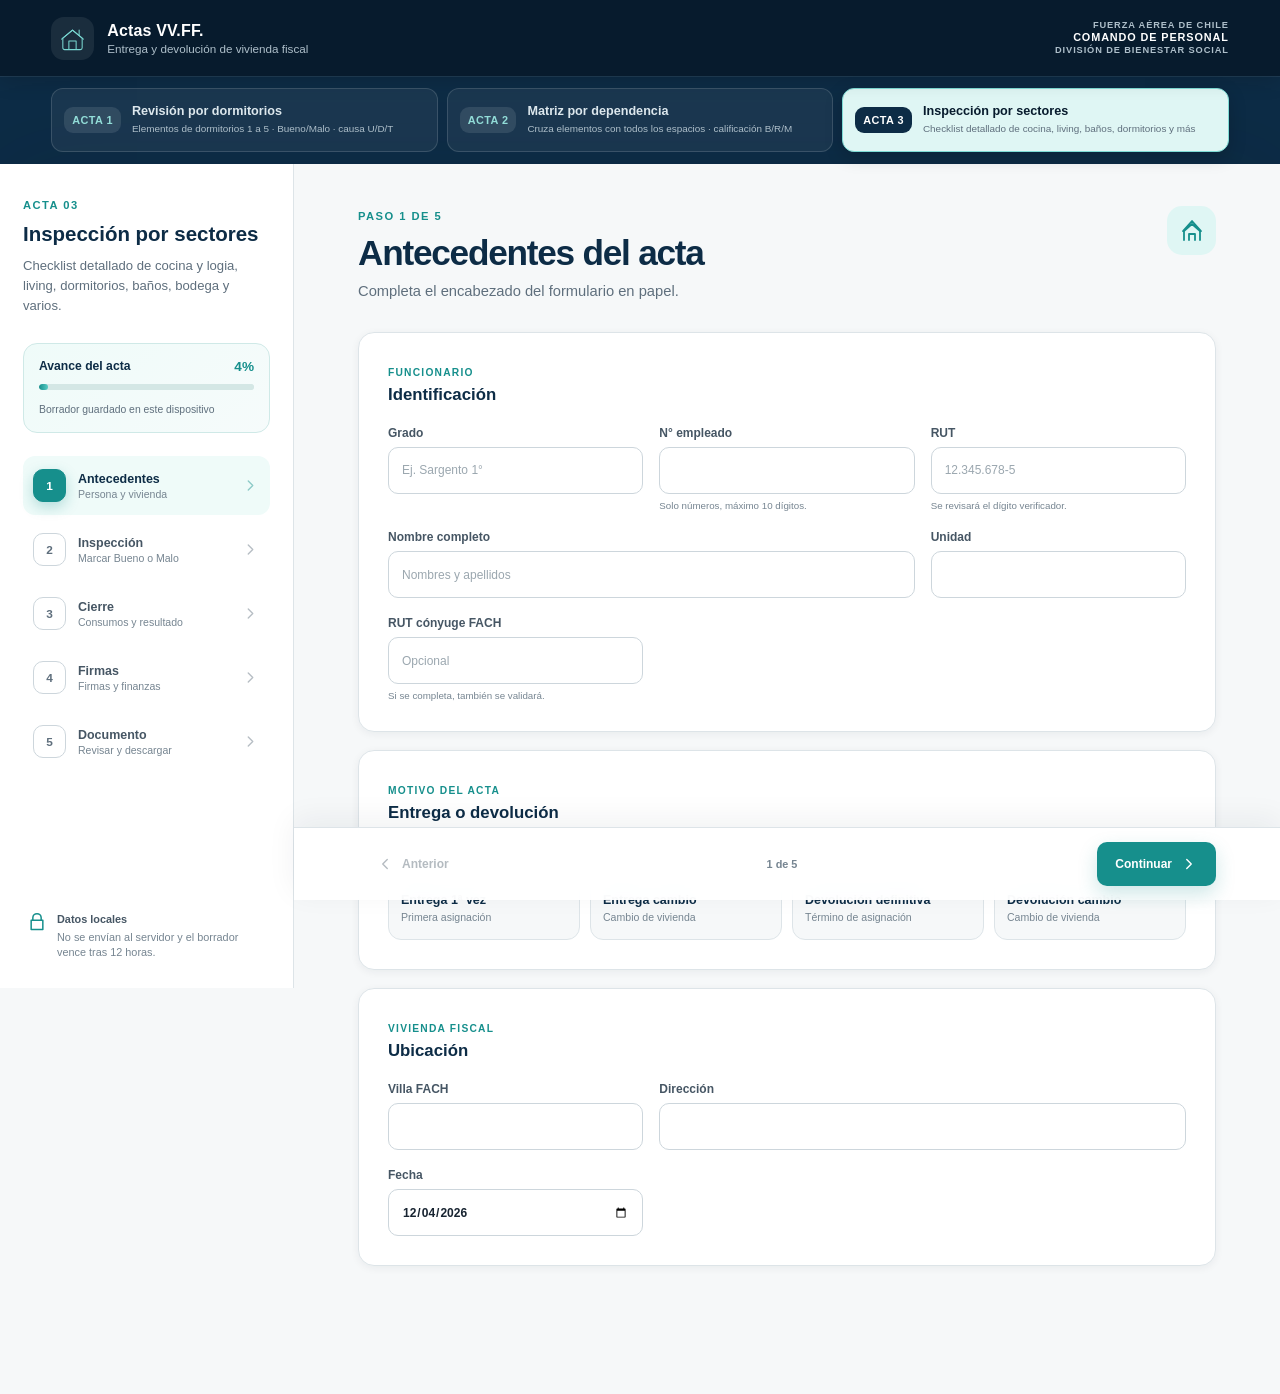
<file: acta3.html>
<!doctype html>
<html lang="es">
  <head>
    <meta charset="UTF-8" />
    <meta name="viewport" content="width=device-width, initial-scale=1, viewport-fit=cover" />
    <meta name="theme-color" content="#0d2c46" />
    <meta name="referrer" content="no-referrer" />
    <meta http-equiv="Content-Security-Policy" content="default-src 'self'; base-uri 'none'; object-src 'none'; script-src 'self'; style-src 'self'; img-src 'self' data: blob:; font-src 'self'; connect-src 'none'; media-src 'none'; frame-src 'none'; worker-src 'none'; form-action 'none'" />
    <meta name="description" content="Acta digital de entrega o devolución con inspección detallada por sectores." />
    <title>Acta 3 · Inspección por sectores</title>
    <link rel="stylesheet" href="styles.css?v=20261114-5" />
    <link rel="stylesheet" href="acta2.css?v=20261113-3" />
    <link rel="stylesheet" href="acta3.css?v=20261113-3" />
  </head>
  <body>
    <div class="app-shell acta3-app">
      <header class="topbar">
        <a class="brand" href="index.html" aria-label="Inicio Actas Vivienda Fiscal">
          <span class="brand-mark" aria-hidden="true"><svg viewBox="0 0 48 48"><path d="M8 23.4 24 10l16 13.4v16a3 3 0 0 1-3 3H11a3 3 0 0 1-3-3v-16Z"/><path d="M18 42V28h12v14M6 25 24 10l18 15"/><path d="M35 10v8"/></svg></span>
          <span><strong>Actas VV.FF.</strong><small>Entrega y devolución de vivienda fiscal</small></span>
        </a>
        <div class="institutional-mark" aria-label="Fuerza Aérea de Chile, Comando de Personal, División de Bienestar Social">
          <span>Fuerza Aérea de Chile</span>
          <strong>Comando de Personal</strong>
          <span>División de Bienestar Social</span>
        </div>
      </header>

      <div class="acta-catalog-wrap">
        <nav class="acta-catalog" aria-label="Seleccionar el formato de acta">
          <a class="acta-option" href="index.html">
            <span class="acta-number">Acta 1</span>
            <span class="acta-option-copy"><strong>Revisión por dormitorios</strong><small>Elementos de dormitorios 1 a 5 · Bueno/Malo · causa U/D/T</small></span>
          </a>
          <a class="acta-option" href="acta2.html">
            <span class="acta-number">Acta 2</span>
            <span class="acta-option-copy"><strong>Matriz por dependencia</strong><small>Cruza elementos con todos los espacios · calificación B/R/M</small></span>
          </a>
          <a class="acta-option is-active" href="acta3.html" aria-current="page">
            <span class="acta-number">Acta 3</span>
            <span class="acta-option-copy"><strong>Inspección por sectores</strong><small>Checklist detallado de cocina, living, baños, dormitorios y más</small></span>
          </a>
        </nav>
      </div>

      <div class="workspace">
        <aside class="sidebar" aria-label="Progreso del acta">
          <div class="sidebar-intro"><span class="eyebrow">Acta 03</span><h1>Inspección por sectores</h1><p>Checklist detallado de cocina y logia, living, dormitorios, baños, bodega y varios.</p></div>
          <div class="progress-card"><div class="progress-copy"><span>Avance del acta</span><strong id="progressValue">0%</strong></div><progress class="progress-track" id="progressBar" max="100" value="0" aria-label="Avance del acta"></progress><small id="draftStatus">Borrador guardado en este dispositivo</small></div>
          <nav class="steps" aria-label="Secciones del acta">
            <button class="step is-active" type="button" data-step-target="0"><span class="step-number">1</span><span><strong>Antecedentes</strong><small>Persona y vivienda</small></span><svg viewBox="0 0 20 20"><path d="m7 4 6 6-6 6"/></svg></button>
            <button class="step" type="button" data-step-target="1"><span class="step-number">2</span><span><strong>Inspección</strong><small>Marcar Bueno o Malo</small></span><svg viewBox="0 0 20 20"><path d="m7 4 6 6-6 6"/></svg></button>
            <button class="step" type="button" data-step-target="2"><span class="step-number">3</span><span><strong>Cierre</strong><small>Consumos y resultado</small></span><svg viewBox="0 0 20 20"><path d="m7 4 6 6-6 6"/></svg></button>
            <button class="step" type="button" data-step-target="3"><span class="step-number">4</span><span><strong>Firmas</strong><small>Firmas y finanzas</small></span><svg viewBox="0 0 20 20"><path d="m7 4 6 6-6 6"/></svg></button>
            <button class="step" type="button" data-step-target="4"><span class="step-number">5</span><span><strong>Documento</strong><small>Revisar y descargar</small></span><svg viewBox="0 0 20 20"><path d="m7 4 6 6-6 6"/></svg></button>
          </nav>
          <div class="privacy-note"><svg viewBox="0 0 24 24"><path d="M7 10V7a5 5 0 0 1 10 0v3M5 10h14v11H5z"/></svg><span><strong>Datos locales</strong>No se envían al servidor y el borrador vence tras 12 horas.</span></div>
        </aside>

        <main class="main-content">
          <form id="acta3Form" autocomplete="off">
            <section class="form-step is-active" data-step="0" aria-labelledby="a3Step0Title">
              <div class="section-heading"><div><span class="eyebrow">Paso 1 de 5</span><h2 id="a3Step0Title">Antecedentes del acta</h2><p>Completa el encabezado del formulario en papel.</p></div><span class="section-icon"><svg viewBox="0 0 24 24"><path d="M4 21v-9l8-7 8 7v9M9 21v-6h6v6M3 12l9-10 9 10"/></svg></span></div>
              <div class="form-card">
                <div class="card-heading"><span class="card-kicker">Funcionario</span><h3>Identificación</h3></div>
                <div class="field-grid cols-3">
                  <label class="field"><span>Grado</span><input name="grado" type="text" placeholder="Ej. Sargento 1°" maxlength="40" /></label>
                  <label class="field"><span>N° empleado</span><input name="empleado" type="text" inputmode="numeric" maxlength="10" /><small class="field-help">Solo números, máximo 10 dígitos.</small></label>
                  <label class="field"><span>RUT</span><input name="rut" type="text" placeholder="12.345.678-5" maxlength="12" /><small class="field-help">Se revisará el dígito verificador.</small></label>
                  <label class="field span-2"><span>Nombre completo</span><input name="nombre" type="text" placeholder="Nombres y apellidos" maxlength="80" /></label>
                  <label class="field"><span>Unidad</span><input name="unidad" type="text" maxlength="60" /></label>
                  <label class="field"><span>RUT cónyuge FACH</span><input name="rutConyuge" type="text" placeholder="Opcional" maxlength="12" /><small class="field-help">Si se completa, también se validará.</small></label>
                </div>
              </div>
              <div class="form-card">
                <div class="card-heading"><span class="card-kicker">Motivo del acta</span><h3>Entrega o devolución</h3></div>
                <div class="choice-grid compact-choices operation-choices">
                  <label class="choice-card"><input type="radio" name="motivo" value="Entrega 1ª vez"/><span class="choice-check"></span><strong>Entrega 1ª vez</strong><small>Primera asignación</small></label>
                  <label class="choice-card"><input type="radio" name="motivo" value="Entrega cambio"/><span class="choice-check"></span><strong>Entrega cambio</strong><small>Cambio de vivienda</small></label>
                  <label class="choice-card"><input type="radio" name="motivo" value="Devolución definitiva"/><span class="choice-check"></span><strong>Devolución definitiva</strong><small>Término de asignación</small></label>
                  <label class="choice-card"><input type="radio" name="motivo" value="Devolución cambio"/><span class="choice-check"></span><strong>Devolución cambio</strong><small>Cambio de vivienda</small></label>
                </div>
              </div>
              <div class="form-card">
                <div class="card-heading"><span class="card-kicker">Vivienda fiscal</span><h3>Ubicación</h3></div>
                <div class="field-grid cols-3">
                  <label class="field"><span>Villa FACH</span><input name="villa" type="text" maxlength="80" /></label>
                  <label class="field span-2"><span>Dirección</span><input name="direccion" type="text" maxlength="120" /></label>
                  <label class="field"><span>Fecha</span><input name="fecha" type="date" /></label>
                </div>
              </div>
            </section>

            <section class="form-step" data-step="1" hidden aria-labelledby="a3Step1Title">
              <div class="section-heading"><div><span class="eyebrow">Paso 2 de 5</span><h2 id="a3Step1Title">Inspección de la vivienda</h2><p>Selecciona el lugar y toca B o M, tal como marcarías la casilla del papel.</p></div><span class="section-icon"><svg viewBox="0 0 24 24"><path d="M9 11 12 14 22 4M21 12v7a2 2 0 0 1-2 2H5a2 2 0 0 1-2-2V5a2 2 0 0 1 2-2h11"/></svg></span></div>
              <div class="paper-legend acta3-legend"><span><b class="good">B</b><strong>Bueno</strong></span><span><b class="bad">M</b><strong>Malo</strong></span><small>Si marcas M, aparecerán la causa y la observación. U: usuario · D: diseño · T: tiempo.</small></div>
              <div class="zone-filter" id="zoneTabs" role="tablist" aria-label="Sectores de la vivienda"></div>
              <div class="room-selector-wrap">
                <div class="room-selector-heading"><div><span class="card-kicker">Dependencia</span><h3 id="currentLocationTitle">Cocina</h3></div><button type="button" class="button secondary mini-button" id="markAllGood">Completar pendientes con B</button></div>
                <div class="location-tabs" id="locationTabs" role="tablist" aria-label="Dependencias del sector"></div>
              </div>
              <div id="inspectionGroups" class="matrix-groups"></div>
            </section>

            <section class="form-step" data-step="2" hidden aria-labelledby="a3Step2Title">
              <div class="section-heading"><div><span class="eyebrow">Paso 3 de 5</span><h2 id="a3Step2Title">Cierre de la inspección</h2><p>Registra lecturas, certificados y la condición final de la vivienda.</p></div><span class="section-icon"><svg viewBox="0 0 24 24"><path d="M4 4h16v16H4zM8 9h8M8 13h8M8 17h5"/></svg></span></div>
              <div class="form-card">
                <div class="card-heading"><span class="card-kicker">Consumos básicos</span><h3>Lecturas y certificados</h3></div>
                <div class="consumption-table" id="consumptionRows"></div>
              </div>
              <div class="form-card">
                <div class="card-heading"><span class="card-kicker">Resultado</span><h3>Condición final de la vivienda</h3></div>
                <div class="choice-grid final-condition-grid">
                  <label class="choice-card"><input type="radio" name="condicionFinal" value="Aceptada"/><span class="choice-check"></span><strong>Aceptada</strong></label>
                  <label class="choice-card"><input type="radio" name="condicionFinal" value="Aceptada con observaciones"/><span class="choice-check"></span><strong>Aceptada con observaciones</strong></label>
                  <label class="choice-card"><input type="radio" name="condicionFinal" value="Rechazada"/><span class="choice-check"></span><strong>Rechazada</strong></label>
                </div>
                <label class="field final-observations"><span>Observaciones generales</span><textarea name="observacionesFinales" rows="5" maxlength="1400" placeholder="Acuerdos, trabajos pendientes u observaciones del cierre..."></textarea></label>
                <p class="legal-note">El usuario que devuelve la vivienda declara no mantener deudas pendientes que perjudiquen al nuevo usuario y garantiza, por un período de un mes, que los trabajos de pintura y elementos de grifería no presentarán observaciones.</p>
              </div>
            </section>

            <section class="form-step" data-step="3" hidden aria-labelledby="a3Step3Title">
              <div class="section-heading"><div><span class="eyebrow">Paso 4 de 5</span><h2 id="a3Step3Title">Firmas y gestión financiera</h2><p>Firma directamente con el dedo o lápiz de la tablet. Los campos pueden quedar pendientes.</p></div><span class="section-icon"><svg viewBox="0 0 24 24"><path d="M7 3h10v4H7zM5 5H3v16h18V5h-2M7 12h10M7 16h7"/></svg></span></div>
              <div class="signature-grid signature-grid-five" id="signatureGrid"></div>
              <div class="form-card">
                <div class="card-heading"><span class="card-kicker">Uso Subdepto. Gestión Financiera</span><h3>Descuentos</h3></div>
                <div class="field-grid cols-3">
                  <label class="field"><span>DRAA 5,5% · cese descuento</span><input name="draaCese" type="date" /></label>
                  <label class="field"><span>DRAA 5,5% · inicio descuento</span><input name="draaInicio" type="date" /></label>
                  <label class="field"><span>Gasto común · cese descuento</span><input name="gastoCese" type="date" /></label>
                  <label class="field"><span>Gasto común · inicio descuento</span><input name="gastoInicio" type="date" /></label>
                  <label class="field"><span>Fecha</span><input name="fechaGestion" type="date" /></label>
                  <label class="field"><span>Nombre responsable</span><input name="responsableFinanzas" type="text" maxlength="80" /></label>
                </div>
              </div>
            </section>

            <section class="form-step" data-step="4" hidden aria-labelledby="a3Step4Title">
              <div class="section-heading document-heading"><div><span class="eyebrow">Paso 5 de 5</span><h2 id="a3Step4Title">Documento listo para revisar</h2><p>El PDF se crea en este dispositivo y mantiene el orden del acta original.</p></div><button type="button" class="button secondary" id="refreshPreview">Actualizar vista</button></div>
              <div class="export-card"><div class="export-icon"><svg viewBox="0 0 24 24"><path d="M7 2h7l5 5v15H7zM14 2v5h5M12 11v7M9 15l3 3 3-3"/></svg></div><div><span class="card-kicker">Exportación local</span><h3>Acta 3 · Inspección completa</h3><p>5 páginas oficio verticales, listas para guardar o imprimir.</p></div><div class="export-actions"><button type="button" class="button primary download-button" id="downloadPdf">Descargar PDF</button><button type="button" class="button secondary" id="startNewActa">Nueva acta</button></div></div>
              <div class="resume-note"><svg viewBox="0 0 24 24"><path d="M4 4v6h6M20 20v-6h-6M5.6 15A8 8 0 0 0 19 17M18.4 9A8 8 0 0 0 5 7"/></svg><span><strong>El borrador queda guardado.</strong> Cambiar entre las tres actas no borra lo que hayas escrito.</span></div>
              <div class="preview-toolbar"><div><strong>Vista previa</strong><span>5 páginas · oficio vertical</span></div><div class="preview-tabs" id="previewTabs" role="tablist"></div></div>
              <div class="document-preview"><div class="paper"><canvas id="previewCanvas"></canvas></div></div>
            </section>
          </form>

          <footer class="form-actions"><button type="button" class="button ghost" id="previousStep" disabled><svg viewBox="0 0 24 24"><path d="m15 18-6-6 6-6"/></svg>Anterior</button><div class="step-counter"><span id="stepCounter">1</span> de 5</div><button type="button" class="button primary" id="nextStep">Continuar<svg viewBox="0 0 24 24"><path d="m9 18 6-6-6-6"/></svg></button></footer>
        </main>
      </div>
    </div>
    <div class="toast" id="toast" role="status" aria-live="polite"><svg viewBox="0 0 24 24"><path d="m5 12 4 4L19 6"/></svg><span>Guardado</span></div>
    <div class="modal-backdrop" id="finishModal" hidden><section class="finish-modal" role="dialog" aria-modal="true"><div class="finish-modal-icon"><svg viewBox="0 0 24 24"><path d="m5 12 4 4L19 6"/></svg></div><span class="card-kicker" id="finishKicker">Descarga completada</span><h2 id="finishTitle">PDF descargado correctamente</h2><p id="finishDescription">Puedes mantener este borrador o comenzar una nueva Acta 3.</p><div class="finish-options"><button type="button" class="finish-option keep" id="keepDraft"><span class="finish-option-icon"><svg viewBox="0 0 24 24"><path d="M4 4v6h6M20 20v-6h-6M5.6 15A8 8 0 0 0 19 17M18.4 9A8 8 0 0 0 5 7"/></svg></span><span><strong>Mantener borrador</strong><small>Podrás retomarla después</small></span></button><button type="button" class="finish-option new" id="confirmNewActa"><span class="finish-option-icon"><svg viewBox="0 0 24 24"><path d="M12 5v14M5 12h14"/></svg></span><span><strong>Iniciar nueva acta</strong><small>Limpiará campos y firmas</small></span></button></div><button type="button" class="modal-cancel" id="cancelModal">Cancelar</button></section></div>
    <script src="security.js?v=20261114-3"></script>
    <script src="validation.js?v=20261114-1"></script>
    <script src="acta3.js?v=20261114-4"></script>
  </body>
</html>
</file>
<file: styles.css>
:root {
  --navy-950: #071b2d;
  --navy-900: #0d2c46;
  --navy-800: #153d5d;
  --navy-700: #23516f;
  --teal-600: #168f8c;
  --teal-500: #23aaa5;
  --teal-100: #dff6f4;
  --teal-50: #effbf9;
  --slate-900: #182431;
  --slate-700: #465664;
  --slate-600: #5f6f7d;
  --slate-500: #768591;
  --slate-300: #cdd6dc;
  --slate-200: #dde4e8;
  --slate-100: #edf1f3;
  --slate-50: #f6f8f9;
  --white: #fff;
  --green: #25865a;
  --green-soft: #e6f5ec;
  --amber: #b36a14;
  --amber-soft: #fff3da;
  --red: #ba3a3a;
  --red-soft: #fdeaea;
  --shadow-sm: 0 2px 8px rgb(7 27 45 / 0.06);
  --shadow-md: 0 18px 50px rgb(7 27 45 / 0.12);
  --radius-sm: 10px;
  --radius-md: 16px;
  --radius-lg: 24px;
  --sidebar-width: 294px;
}

* { box-sizing: border-box; }

html { scroll-behavior: smooth; }

body {
  margin: 0;
  min-width: 320px;
  background: #e8eef1;
  color: var(--slate-900);
  font-family: Inter, ui-sans-serif, -apple-system, BlinkMacSystemFont, "Segoe UI", sans-serif;
  -webkit-font-smoothing: antialiased;
}

button, input, textarea, select { font: inherit; }
button { cursor: pointer; }
svg { fill: none; stroke: currentColor; stroke-width: 1.8; stroke-linecap: round; stroke-linejoin: round; }

.app-shell { min-height: 100vh; }

.topbar {
  height: 76px;
  padding: 0 clamp(18px, 4vw, 54px);
  background: var(--navy-950);
  color: var(--white);
  display: flex;
  align-items: center;
  justify-content: space-between;
  position: sticky;
  top: 0;
  z-index: 50;
  box-shadow: 0 4px 20px rgb(0 0 0 / 0.16);
}

.brand { color: inherit; display: flex; align-items: center; gap: 13px; text-decoration: none; }
.brand-mark { width: 43px; height: 43px; display: grid; place-items: center; border-radius: 13px; color: #79d8d2; background: rgb(255 255 255 / 0.08); }
.brand-mark svg { width: 29px; height: 29px; stroke-width: 1.7; }
.brand strong, .brand small { display: block; }
.brand strong { font-size: 1rem; letter-spacing: 0.01em; }
.brand small { margin-top: 2px; color: #aebfca; font-size: 0.73rem; }

.institutional-mark {
  color: #dce7ed;
  display: grid;
  gap: 2px;
  text-align: right;
  text-transform: uppercase;
  letter-spacing: 0.055em;
  line-height: 1.05;
}
.institutional-mark span { color: #aebfca; font-size: 0.58rem; font-weight: 700; }
.institutional-mark strong { color: var(--white); font-size: 0.68rem; }

.status-pill { display: flex; align-items: center; gap: 8px; border: 1px solid rgb(255 255 255 / 0.18); padding: 8px 12px; border-radius: 999px; color: #dce7ed; font-size: 0.76rem; font-weight: 700; }
.status-pill span { width: 7px; height: 7px; background: #70d9a5; border-radius: 50%; box-shadow: 0 0 0 4px rgb(112 217 165 / 0.12); }

.acta-switcher { position: absolute; left: 50%; transform: translateX(-50%); padding: 4px; border: 1px solid rgb(255 255 255 / 0.15); border-radius: 11px; background: rgb(255 255 255 / 0.07); display: flex; align-items: center; gap: 3px; }
.acta-switcher a, .acta-switcher > span { min-height: 34px; padding: 0 13px; border-radius: 8px; color: #b8c8d2; display: inline-flex; align-items: center; gap: 4px; text-decoration: none; font-size: 0.7rem; font-weight: 800; white-space: nowrap; }
.acta-switcher a:hover { color: var(--white); background: rgb(255 255 255 / 0.08); }
.acta-switcher .is-active { color: var(--navy-950); background: #7edbd5; box-shadow: 0 3px 10px rgb(0 0 0 / 0.18); }
.acta-switcher .is-pending { opacity: 0.48; cursor: not-allowed; }

.acta-catalog-wrap {
  background: var(--navy-900);
  border-top: 1px solid rgb(255 255 255 / 0.08);
  box-shadow: 0 7px 24px rgb(7 27 45 / 0.14);
}
.acta-catalog {
  width: min(1600px, 100%);
  margin: 0 auto;
  padding: 11px clamp(18px, 4vw, 54px) 12px;
  display: grid;
  grid-template-columns: repeat(3, minmax(0, 1fr));
  gap: 9px;
}
.acta-option {
  min-width: 0;
  min-height: 64px;
  padding: 10px 12px;
  border: 1px solid rgb(255 255 255 / 0.14);
  border-radius: 12px;
  background: rgb(255 255 255 / 0.055);
  color: #dce7ed;
  display: flex;
  align-items: center;
  gap: 11px;
  text-decoration: none;
  transition: 0.18s ease;
}
.acta-option:hover { border-color: rgb(126 219 213 / 0.65); background: rgb(255 255 255 / 0.1); transform: translateY(-1px); }
.acta-option.is-active { border-color: #7edbd5; background: var(--teal-100); color: var(--navy-950); box-shadow: 0 5px 18px rgb(0 0 0 / 0.18); }
.acta-number {
  flex: 0 0 auto;
  min-width: 54px;
  padding: 7px 8px;
  border-radius: 9px;
  background: rgb(255 255 255 / 0.1);
  color: #92ddd8;
  text-align: center;
  font-size: 0.68rem;
  font-weight: 900;
  letter-spacing: 0.04em;
  text-transform: uppercase;
}
.acta-option.is-active .acta-number { background: var(--navy-900); color: var(--white); }
.acta-option-copy { min-width: 0; }
.acta-option-copy strong, .acta-option-copy small { display: block; }
.acta-option-copy strong { font-size: 0.79rem; line-height: 1.2; }
.acta-option-copy small { margin-top: 4px; color: #aebfca; font-size: 0.62rem; line-height: 1.3; }
.acta-option.is-active .acta-option-copy small { color: var(--slate-600); }

.workspace { min-height: calc(100vh - 76px); display: grid; grid-template-columns: var(--sidebar-width) minmax(0, 1fr); max-width: 1600px; margin: 0 auto; background: var(--slate-50); box-shadow: 0 0 90px rgb(7 27 45 / 0.12); }

.sidebar {
  background: var(--white);
  border-right: 1px solid var(--slate-200);
  padding: 31px 23px 28px;
  position: sticky;
  top: 76px;
  align-self: start;
  height: calc(100vh - 76px);
  overflow-y: auto;
  display: flex;
  flex-direction: column;
}

.eyebrow { color: var(--teal-600); font-size: 0.7rem; line-height: 1; font-weight: 800; letter-spacing: 0.13em; text-transform: uppercase; }
.sidebar-intro h1 { margin: 8px 0 9px; color: var(--navy-900); font-size: 1.28rem; line-height: 1.25; }
.sidebar-intro p { margin: 0; color: var(--slate-600); font-size: 0.82rem; line-height: 1.55; }

.progress-card { margin: 26px 0 23px; padding: 15px; background: linear-gradient(140deg, var(--teal-50), #f6fbfb); border: 1px solid #cfe9e7; border-radius: 14px; }
.progress-copy { display: flex; align-items: center; justify-content: space-between; color: var(--navy-900); font-size: 0.76rem; font-weight: 700; }
.progress-copy strong { color: var(--teal-600); font-size: 0.85rem; }
.progress-track { width: 100%; height: 6px; margin: 10px 0 9px; border: 0; border-radius: 999px; background: #d4e7e5; overflow: hidden; appearance: none; }
.progress-track::-webkit-progress-bar { border-radius: 999px; background: #d4e7e5; }
.progress-track::-webkit-progress-value { border-radius: 999px; background: linear-gradient(90deg, var(--teal-600), #58cbc4); transition: width 0.3s ease; }
.progress-track::-moz-progress-bar { border-radius: 999px; background: linear-gradient(90deg, var(--teal-600), #58cbc4); }
.progress-card small { color: var(--slate-600); font-size: 0.65rem; }

.steps { display: grid; gap: 5px; }
.step {
  width: 100%;
  min-height: 59px;
  padding: 9px 9px 9px 10px;
  border: 0;
  border-radius: 12px;
  background: transparent;
  color: var(--slate-600);
  display: grid;
  grid-template-columns: 35px 1fr 18px;
  align-items: center;
  gap: 10px;
  text-align: left;
  transition: 0.2s ease;
}
.step:hover { background: var(--slate-50); color: var(--navy-900); }
.step-number { width: 33px; height: 33px; border: 1px solid var(--slate-300); display: grid; place-items: center; border-radius: 10px; color: var(--slate-600); font-size: 0.74rem; font-weight: 800; background: var(--white); }
.step strong, .step small { display: block; }
.step strong { color: var(--slate-700); font-size: 0.78rem; }
.step small { margin-top: 2px; color: var(--slate-500); font-size: 0.66rem; }
.step > svg { width: 15px; opacity: 0.45; }
.step.is-active { background: var(--teal-50); color: var(--teal-600); }
.step.is-active .step-number { color: var(--white); border-color: var(--teal-600); background: var(--teal-600); box-shadow: 0 5px 14px rgb(22 143 140 / 0.28); }
.step.is-active strong { color: var(--navy-900); }
.step.is-complete .step-number { font-size: 0; background: var(--green-soft); border-color: #b6dfc8; color: var(--green); }
.step.is-complete .step-number::after { content: "✓"; font-size: 0.9rem; }

.privacy-note { margin-top: auto; padding: 20px 4px 0; display: flex; align-items: flex-start; gap: 10px; color: var(--slate-500); font-size: 0.68rem; line-height: 1.4; }
.privacy-note svg { width: 20px; flex: 0 0 20px; color: var(--teal-600); }
.privacy-note strong { display: block; margin-bottom: 2px; color: var(--slate-700); }

.main-content { min-width: 0; padding: 42px clamp(24px, 5vw, 74px) 110px; position: relative; }
#actaForm { max-width: 1040px; margin: 0 auto; }
.form-step { animation: fadeIn 0.26s ease; }
@keyframes fadeIn { from { opacity: 0; transform: translateY(5px); } to { opacity: 1; transform: none; } }

.section-heading { margin-bottom: 28px; display: flex; align-items: flex-start; justify-content: space-between; gap: 24px; }
.section-heading h2 { margin: 9px 0 8px; color: var(--navy-900); font-size: clamp(1.65rem, 3vw, 2.2rem); line-height: 1.12; letter-spacing: -0.035em; }
.section-heading p { margin: 0; max-width: 650px; color: var(--slate-600); font-size: 0.92rem; line-height: 1.6; }
.section-icon { width: 49px; height: 49px; flex: 0 0 49px; border-radius: 15px; display: grid; place-items: center; background: var(--teal-100); color: var(--teal-600); }
.section-icon svg { width: 24px; height: 24px; }

.form-card, .signature-card { margin-bottom: 18px; padding: clamp(20px, 3vw, 29px); border: 1px solid var(--slate-200); border-radius: var(--radius-md); background: var(--white); box-shadow: var(--shadow-sm); }
.card-heading { margin-bottom: 21px; }
.card-kicker { color: var(--teal-600); font-size: 0.64rem; font-weight: 800; letter-spacing: 0.12em; text-transform: uppercase; }
.card-heading h3, .signature-heading h3, .inspection-toolbar h3, .export-card h3 { margin: 5px 0 0; color: var(--navy-900); font-size: 1.05rem; }
.inline-heading { display: flex; justify-content: space-between; align-items: flex-end; gap: 15px; }
.selection-hint { color: var(--slate-500); font-size: 0.7rem; }

.field-grid { display: grid; gap: 18px 16px; }
.field-grid.cols-3 { grid-template-columns: repeat(3, minmax(0, 1fr)); }
.field-grid.cols-2 { grid-template-columns: repeat(2, minmax(0, 1fr)); }
.field.span-2 { grid-column: span 2; }
.field { display: flex; flex-direction: column; gap: 7px; color: var(--slate-700); font-size: 0.75rem; font-weight: 700; }
.field > span { display: flex; align-items: center; gap: 6px; }
.field em { padding: 3px 6px; border-radius: 5px; color: var(--teal-600); background: var(--teal-50); font-size: 0.54rem; font-style: normal; text-transform: uppercase; letter-spacing: 0.04em; }
.field input, .field textarea, .item-observation input {
  width: 100%;
  border: 1px solid var(--slate-300);
  border-radius: 10px;
  outline: none;
  background: var(--white);
  color: var(--slate-900);
  transition: border-color 0.18s, box-shadow 0.18s, background 0.18s;
}
.field input { min-height: 47px; padding: 0 13px; }
.field textarea { min-height: 112px; padding: 12px 13px; resize: vertical; line-height: 1.45; }
.field input::placeholder, .field textarea::placeholder, .item-observation input::placeholder { color: #9ba7af; font-weight: 400; }
.field input:focus, .field textarea:focus, .item-observation input:focus { border-color: var(--teal-500); box-shadow: 0 0 0 4px rgb(35 170 165 / 0.11); }
.field-help { margin-top: -2px; color: var(--slate-500); font-size: 0.61rem; font-weight: 500; line-height: 1.35; }
.field.has-error > span { color: var(--red); }
.field.has-error input, .field.has-error textarea { border-color: var(--red); background: #fffafa; box-shadow: 0 0 0 3px rgb(186 58 58 / 0.08); }
.field-error { color: var(--red); font-size: 0.62rem; font-weight: 700; line-height: 1.35; }

.tip-card, .declaration-card { display: flex; align-items: flex-start; gap: 12px; padding: 15px 17px; border: 1px solid #cfe5e9; border-radius: 13px; background: #eff8fa; color: var(--slate-600); font-size: 0.76rem; line-height: 1.55; }
.tip-card svg, .declaration-icon { width: 21px; height: 21px; flex: 0 0 21px; color: var(--teal-600); }
.tip-card p, .declaration-card p { margin: 0; }
.tip-card strong, .declaration-card strong { color: var(--navy-900); }

.choice-grid { display: grid; grid-template-columns: repeat(4, minmax(0, 1fr)); gap: 10px; }
.choice-card { position: relative; min-height: 110px; padding: 16px 12px; border: 1px solid var(--slate-200); border-radius: 13px; background: var(--slate-50); display: flex; flex-direction: column; justify-content: flex-end; transition: 0.18s ease; cursor: pointer; }
.choice-card:hover { border-color: #9bcfcb; transform: translateY(-1px); }
.choice-card input, .final-choice input { position: absolute; opacity: 0; pointer-events: none; }
.choice-check { position: absolute; top: 13px; right: 13px; width: 18px; height: 18px; border: 1.5px solid var(--slate-300); border-radius: 50%; background: var(--white); }
.choice-card strong { color: var(--navy-900); font-size: 0.78rem; }
.choice-card small { margin-top: 4px; color: var(--slate-500); font-size: 0.66rem; }
.choice-card:has(input:checked) { border-color: var(--teal-500); background: var(--teal-50); box-shadow: 0 0 0 2px rgb(35 170 165 / 0.1); }
.choice-card:has(input:checked) .choice-check { border-color: var(--teal-600); box-shadow: inset 0 0 0 4px var(--white); background: var(--teal-600); }

.inspection-toolbar { margin: 32px 0 16px; display: flex; align-items: flex-end; justify-content: space-between; gap: 20px; }
.inspection-toolbar h3 { margin-top: 7px; font-size: 1.2rem; }
.inspection-toolbar p { margin: 5px 0 0; color: var(--slate-600); font-size: 0.76rem; }
.paper-help { min-width: 255px; padding: 10px 13px; border: 1px solid #cbd9de; border-radius: 11px; background: var(--white); display: flex; align-items: center; gap: 10px; color: var(--slate-600); }
.paper-help-check { width: 31px; height: 31px; flex: 0 0 31px; border: 2px solid var(--teal-600); border-radius: 5px; display: grid; place-items: center; color: var(--teal-600); font-size: 1.1rem; font-weight: 900; }
.paper-help strong, .paper-help small { display: block; }
.paper-help strong { color: var(--navy-900); font-size: 0.69rem; }
.paper-help small { margin-top: 2px; font-size: 0.6rem; }

.inspection-groups { display: grid; gap: 12px; }
.inspection-group { border: 1px solid var(--slate-200); border-radius: 14px; overflow: hidden; background: var(--white); box-shadow: var(--shadow-sm); }
.group-toggle { width: 100%; min-height: 58px; padding: 12px 17px; border: 0; background: var(--white); color: var(--navy-900); display: flex; align-items: center; justify-content: space-between; gap: 15px; text-align: left; }
.group-toggle > span:first-child { display: flex; align-items: center; gap: 12px; }
.group-icon { width: 33px; height: 33px; display: grid; place-items: center; border-radius: 9px; color: var(--teal-600); background: var(--teal-50); font-size: 0.77rem; font-weight: 900; }
.group-toggle strong { display: block; font-size: 0.82rem; }
.group-toggle small { display: block; margin-top: 2px; color: var(--slate-500); font-size: 0.65rem; }
.group-toggle svg { width: 18px; transition: transform 0.2s; }
.inspection-group.is-open .group-toggle svg { transform: rotate(180deg); }
.group-content { border-top: 1px solid var(--slate-100); }
.inspection-item { padding: 17px; display: grid; grid-template-columns: minmax(165px, 0.9fr) minmax(350px, 1.65fr) minmax(240px, 1.1fr); gap: 17px; align-items: center; }
.inspection-item + .inspection-item { border-top: 1px solid var(--slate-100); }
.item-title strong { display: block; color: var(--navy-900); font-size: 0.79rem; }
.item-title span { display: block; margin-top: 5px; color: var(--slate-500); font-size: 0.67rem; line-height: 1.38; }
.condition-paper { border: 1px solid var(--slate-300); border-radius: 10px; overflow: hidden; background: var(--white); }
.condition-row { min-height: 51px; display: grid; grid-template-columns: 72px 1fr; align-items: stretch; }
.condition-row + .condition-row { border-top: 1px solid var(--slate-300); }
.condition-label { padding: 0 8px; border-right: 1px solid var(--slate-300); display: grid; place-items: center; color: var(--slate-700); background: #f2f4f5; font-size: 0.6rem; font-weight: 900; letter-spacing: 0.04em; }
.condition-row.good .condition-label { color: var(--green); background: #edf7f1; }
.condition-row.bad .condition-label { color: var(--red); background: #fff1f1; }
.paper-checks { display: grid; grid-template-columns: repeat(5, minmax(44px, 1fr)); }
.paper-check { min-width: 44px; min-height: 51px; padding: 4px 2px; border: 0; border-left: 1px solid var(--slate-200); background: var(--white); color: var(--slate-600); display: grid; grid-template-rows: 15px 22px; place-items: center; transition: 0.14s ease; }
.paper-check:first-child { border-left: 0; }
.paper-check > span { font-size: 0.58rem; font-weight: 800; }
.paper-check > i { width: 21px; height: 21px; border: 1.5px solid #8b99a3; border-radius: 4px; display: grid; place-items: center; color: var(--white); font-size: 0.9rem; font-style: normal; font-weight: 900; }
.condition-row.good .paper-check.is-checked { background: var(--green-soft); color: var(--green); }
.condition-row.good .paper-check.is-checked > i { border-color: var(--green); background: var(--green); }
.condition-row.bad .paper-check.is-checked { background: var(--red-soft); color: var(--red); }
.condition-row.bad .paper-check.is-checked > i { border-color: var(--red); background: var(--red); }
.item-observation { display: grid; gap: 9px; }
.item-observation label { display: grid; gap: 5px; color: var(--slate-700); font-size: 0.64rem; font-weight: 800; }
.item-observation label small { color: var(--slate-500); font-weight: 500; }
.item-observation input { min-height: 42px; padding: 0 10px; color: var(--slate-700); font-size: 0.66rem; }
.attribution-picker { display: flex; align-items: center; flex-wrap: wrap; gap: 5px; }
.attribution-picker > span { margin-right: 2px; color: var(--slate-600); font-size: 0.62rem; font-weight: 700; }
.attribution-option { min-height: 31px; padding: 3px 7px 3px 4px; border: 1px solid var(--slate-300); border-radius: 7px; background: var(--white); color: var(--slate-600); display: inline-flex; align-items: center; gap: 5px; font-size: 0.58rem; font-weight: 700; }
.attribution-option b { width: 22px; height: 22px; border-radius: 5px; display: grid; place-items: center; color: var(--navy-900); background: var(--slate-100); font-size: 0.65rem; }
.attribution-option.is-selected { border-color: var(--teal-500); color: var(--teal-600); background: var(--teal-50); box-shadow: 0 0 0 2px rgb(35 170 165 / 0.08); }
.attribution-option.is-selected b { color: var(--white); background: var(--teal-600); }

.final-choice-grid { display: grid; grid-template-columns: repeat(3, minmax(0, 1fr)); gap: 11px; margin-bottom: 22px; }
.final-choice { position: relative; min-height: 82px; padding: 14px; border: 1px solid var(--slate-200); border-radius: 12px; background: var(--slate-50); display: flex; align-items: center; gap: 11px; cursor: pointer; transition: 0.18s ease; }
.final-icon { width: 36px; height: 36px; flex: 0 0 36px; border-radius: 10px; display: grid; place-items: center; background: var(--white); color: var(--slate-600); }
.final-icon svg { width: 19px; }
.final-choice strong, .final-choice small { display: block; }
.final-choice strong { color: var(--navy-900); font-size: 0.76rem; }
.final-choice small { margin-top: 3px; color: var(--slate-500); font-size: 0.61rem; line-height: 1.3; }
.final-choice:has(input:checked).accepted { border-color: #8ec8a8; background: var(--green-soft); }
.final-choice:has(input:checked).accepted .final-icon { color: var(--green); }
.final-choice:has(input:checked).observed { border-color: #e4bd79; background: var(--amber-soft); }
.final-choice:has(input:checked).observed .final-icon { color: var(--amber); }
.final-choice:has(input:checked).rejected { border-color: #dfa1a1; background: var(--red-soft); }
.final-choice:has(input:checked).rejected .final-icon { color: var(--red); }
.textarea-field { position: relative; }
.char-count { align-self: flex-end; color: var(--slate-500); font-size: 0.62rem; }
.finance-grid { display: grid; grid-template-columns: repeat(2, minmax(0, 1fr)); gap: 16px; }
.declaration-card { margin-bottom: 10px; background: var(--teal-50); }
.declaration-card p { margin-top: 3px; }

.signature-grid { display: grid; grid-template-columns: repeat(2, minmax(0, 1fr)); gap: 17px; }
.signature-card { margin: 0; }
.signature-heading { margin-bottom: 15px; display: flex; justify-content: space-between; align-items: flex-start; gap: 15px; }
.clear-signature { border: 0; padding: 6px; color: var(--teal-600); background: transparent; font-size: 0.68rem; font-weight: 800; }
.signature-pad { position: relative; height: 155px; margin-top: 14px; border: 1px dashed #9aacb6; border-radius: 12px; overflow: hidden; background-color: #fbfcfc; background-image: linear-gradient(#eff3f5 1px, transparent 1px), linear-gradient(90deg, #eff3f5 1px, transparent 1px); background-size: 22px 22px; touch-action: none; user-select: none; -webkit-user-select: none; -webkit-touch-callout: none; }
.signature-pad canvas { width: 100%; height: 100%; display: block; cursor: crosshair; touch-action: none; user-select: none; -webkit-user-select: none; -webkit-user-drag: none; }
.signature-pad > span { position: absolute; left: 0; right: 0; bottom: 7px; text-align: center; color: #9ba7af; font-size: 0.59rem; pointer-events: none; }
.expand-signature { width: 100%; min-height: 44px; margin: 14px 0 9px; border: 1px solid #9bcfcd; border-radius: 11px; color: var(--teal-600); background: var(--teal-50); font-size: 0.72rem; font-weight: 800; }
.expand-signature::before { content: "↗"; margin-right: 7px; font-size: 1rem; }
.signature-fullscreen-bar { display: none; }
body.signature-mode { overflow: hidden; overscroll-behavior: none; }
.signature-pad.is-fullscreen { position: fixed; inset: 0; z-index: 500; width: 100vw; height: 100dvh; margin: 0; padding: env(safe-area-inset-top) 0 env(safe-area-inset-bottom); border: 0; border-radius: 0; display: grid; grid-template-rows: auto minmax(0, 1fr); background-color: #f8fbfc; background-size: 34px 34px; }
.signature-pad.is-fullscreen .signature-fullscreen-bar { min-height: 72px; padding: 12px max(16px, env(safe-area-inset-right)) 12px max(16px, env(safe-area-inset-left)); display: flex; align-items: center; justify-content: space-between; gap: 15px; color: var(--white); background: var(--navy-900); box-shadow: 0 4px 18px rgb(4 26 43 / 0.2); }
.signature-fullscreen-bar > div { display: flex; align-items: center; gap: 9px; }
.signature-fullscreen-bar > div:first-child { min-width: 0; align-items: flex-start; flex-direction: column; gap: 2px; }
.signature-fullscreen-bar small { color: #a9c3d0; font-size: 0.58rem; font-weight: 800; letter-spacing: 0.12em; text-transform: uppercase; }
.signature-fullscreen-bar strong { overflow: hidden; text-overflow: ellipsis; white-space: nowrap; font-size: 0.9rem; }
.signature-fullscreen-bar button { min-height: 44px; padding: 0 15px; border-radius: 10px; font-weight: 800; }
.signature-fullscreen-clear { border: 1px solid #7692a0; color: var(--white); background: transparent; }
.signature-fullscreen-done { border: 1px solid var(--teal-600); color: var(--white); background: var(--teal-600); }
.signature-pad.is-fullscreen canvas { grid-row: 2; min-height: 0; cursor: crosshair; }
.signature-pad.is-fullscreen > span { bottom: max(15px, calc(env(safe-area-inset-bottom) + 8px)); color: #647783; font-size: 0.72rem; font-weight: 700; }
.signature-grid + .tip-card { margin-top: 18px; }

.document-heading { align-items: center; }
.button { min-height: 44px; padding: 0 17px; border-radius: 10px; border: 1px solid transparent; display: inline-flex; align-items: center; justify-content: center; gap: 8px; font-size: 0.75rem; font-weight: 800; transition: transform 0.15s, box-shadow 0.15s, background 0.15s; }
.button:hover:not(:disabled) { transform: translateY(-1px); }
.button svg { width: 18px; height: 18px; }
.button.primary { color: var(--white); background: var(--teal-600); box-shadow: 0 8px 19px rgb(22 143 140 / 0.21); }
.button.primary:hover:not(:disabled) { background: #117e7b; box-shadow: 0 10px 22px rgb(22 143 140 / 0.28); }
.button.secondary { color: var(--navy-900); border-color: var(--slate-300); background: var(--white); }
.button.ghost { color: var(--slate-700); background: transparent; }
.button:disabled { opacity: 0.4; cursor: not-allowed; }

.export-card { margin-bottom: 20px; padding: 19px 21px; border: 1px solid #c7e3e1; border-radius: 15px; background: linear-gradient(135deg, #f2fbfa, #f8fcfc); display: grid; grid-template-columns: 48px 1fr auto; align-items: center; gap: 16px; }
.export-icon { width: 48px; height: 48px; border-radius: 14px; display: grid; place-items: center; color: var(--teal-600); background: var(--teal-100); }
.export-icon svg { width: 25px; }
.export-card h3 { margin-top: 4px; }
.export-card p { margin: 5px 0 0; color: var(--slate-600); font-size: 0.7rem; }
.export-actions { display: grid; gap: 7px; min-width: 166px; }
.download-button { min-height: 48px; }
.new-act-button { min-height: 41px; }
.resume-note { margin: -7px 0 20px; padding: 12px 15px; border: 1px solid #d9e2e6; border-radius: 12px; background: var(--white); color: var(--slate-600); display: flex; align-items: flex-start; gap: 10px; font-size: 0.68rem; line-height: 1.45; }
.resume-note svg { width: 20px; height: 20px; flex: 0 0 20px; color: var(--teal-600); }
.resume-note strong { color: var(--navy-900); }

.preview-toolbar { padding: 13px 15px; border: 1px solid var(--slate-200); border-radius: 12px 12px 0 0; background: var(--white); display: flex; align-items: center; justify-content: space-between; gap: 15px; }
.preview-toolbar strong, .preview-toolbar span { display: block; }
.preview-toolbar strong { color: var(--navy-900); font-size: 0.76rem; }
.preview-toolbar span { margin-top: 2px; color: var(--slate-500); font-size: 0.62rem; }
.preview-tabs { padding: 3px; border-radius: 9px; background: var(--slate-100); display: flex; gap: 2px; }
.preview-tabs button { min-height: 31px; padding: 0 11px; border: 0; border-radius: 7px; color: var(--slate-600); background: transparent; font-size: 0.65rem; font-weight: 800; }
.preview-tabs button.is-active { color: var(--navy-900); background: var(--white); box-shadow: 0 1px 5px rgb(7 27 45 / 0.1); }
.document-preview { min-height: 540px; padding: 29px; border: 1px solid var(--slate-200); border-top: 0; border-radius: 0 0 15px 15px; background: #dce3e7; display: grid; place-items: start center; overflow: auto; }
.paper { width: min(100%, 720px); background: var(--white); box-shadow: 0 13px 37px rgb(7 27 45 / 0.19); }
.paper canvas { width: 100%; height: auto; display: block; }

.form-actions { position: fixed; left: calc((100vw - min(100vw, 1600px)) / 2 + var(--sidebar-width)); right: calc((100vw - min(100vw, 1600px)) / 2); bottom: 0; z-index: 40; min-height: 73px; padding: 12px clamp(24px, 5vw, 74px); border-top: 1px solid var(--slate-200); background: rgb(255 255 255 / 0.94); backdrop-filter: blur(14px); display: flex; align-items: center; justify-content: space-between; gap: 12px; box-shadow: 0 -8px 30px rgb(7 27 45 / 0.06); }
.step-counter { color: var(--slate-500); font-size: 0.68rem; font-weight: 700; }

.toast { position: fixed; right: 22px; bottom: 90px; z-index: 80; padding: 12px 16px; border-radius: 11px; color: var(--white); background: var(--navy-900); display: flex; align-items: center; gap: 9px; font-size: 0.72rem; font-weight: 700; box-shadow: var(--shadow-md); opacity: 0; transform: translateY(12px); pointer-events: none; transition: 0.25s ease; }
.toast.is-visible { opacity: 1; transform: none; }
.toast svg { width: 18px; color: #79d8d2; }

.modal-backdrop { position: fixed; inset: 0; z-index: 100; padding: 18px; background: rgb(7 27 45 / 0.62); backdrop-filter: blur(6px); display: grid; place-items: center; }
.modal-backdrop[hidden] { display: none; }
.finish-modal { width: min(100%, 490px); padding: 30px; border-radius: 20px; background: var(--white); box-shadow: 0 28px 80px rgb(7 27 45 / 0.28); text-align: center; animation: modalIn 0.2s ease; }
@keyframes modalIn { from { opacity: 0; transform: translateY(8px) scale(0.98); } to { opacity: 1; transform: none; } }
.finish-modal-icon { width: 54px; height: 54px; margin: 0 auto 16px; border-radius: 16px; color: var(--green); background: var(--green-soft); display: grid; place-items: center; }
.finish-modal-icon svg { width: 28px; height: 28px; stroke-width: 2.2; }
.finish-modal.is-confirming .finish-modal-icon { color: var(--teal-600); background: var(--teal-100); }
.finish-modal h2 { margin: 7px 0 7px; color: var(--navy-900); font-size: 1.35rem; letter-spacing: -0.02em; }
.finish-modal > p { margin: 0 0 20px; color: var(--slate-600); font-size: 0.78rem; line-height: 1.5; }
.finish-options { display: grid; grid-template-columns: repeat(2, minmax(0, 1fr)); gap: 10px; }
.finish-option { min-height: 94px; padding: 13px; border: 1px solid var(--slate-200); border-radius: 13px; background: var(--slate-50); color: var(--slate-700); display: flex; align-items: center; gap: 10px; text-align: left; transition: 0.16s ease; }
.finish-option:hover { transform: translateY(-1px); border-color: #9fcfcb; background: var(--teal-50); }
.finish-option-icon { width: 35px; height: 35px; flex: 0 0 35px; border-radius: 10px; display: grid; place-items: center; color: var(--teal-600); background: var(--teal-100); }
.finish-option.new .finish-option-icon { color: var(--red); background: var(--red-soft); }
.finish-option-icon svg { width: 19px; }
.finish-option strong, .finish-option small { display: block; }
.finish-option strong { color: var(--navy-900); font-size: 0.72rem; }
.finish-option small { margin-top: 3px; color: var(--slate-500); font-size: 0.59rem; line-height: 1.3; }
.modal-cancel { margin-top: 16px; padding: 7px 13px; border: 0; background: transparent; color: var(--slate-600); font-size: 0.7rem; font-weight: 800; }
body.modal-open { overflow: hidden; }

@media (max-width: 1120px) {
  :root { --sidebar-width: 250px; }
  .acta-option-copy small { display: none; }
  .acta-option { min-height: 52px; }
  .main-content { padding-left: 35px; padding-right: 35px; }
  .choice-grid { grid-template-columns: repeat(2, minmax(0, 1fr)); }
  .inspection-item { grid-template-columns: minmax(160px, 0.8fr) minmax(350px, 1.7fr); }
  .item-observation { grid-column: 1 / -1; }
}

@media (max-width: 820px) {
  :root { --sidebar-width: 0px; }
  .topbar { height: 68px; padding: 0 17px; }
  .brand-mark { width: 38px; height: 38px; }
  .brand small { display: none; }
  .institutional-mark span { font-size: 0.5rem; }
  .institutional-mark strong { font-size: 0.59rem; }
  .acta-catalog { display: flex; overflow-x: auto; padding: 9px 13px 10px; scrollbar-width: none; }
  .acta-catalog::-webkit-scrollbar { display: none; }
  .acta-option { flex: 0 0 244px; }
  .workspace { min-height: calc(100vh - 68px); display: block; }
  .sidebar { position: sticky; top: 68px; z-index: 35; width: 100%; height: auto; padding: 0; overflow: visible; border-right: 0; border-bottom: 1px solid var(--slate-200); }
  .sidebar-intro, .progress-card, .privacy-note { display: none; }
  .steps { display: flex; gap: 0; overflow-x: auto; scrollbar-width: none; padding: 9px 12px; }
  .steps::-webkit-scrollbar { display: none; }
  .step { flex: 0 0 auto; width: auto; min-height: 44px; padding: 5px 8px; grid-template-columns: 31px auto; gap: 7px; }
  .step-number { width: 30px; height: 30px; border-radius: 9px; }
  .step span:nth-child(2) small, .step > svg { display: none; }
  .step strong { font-size: 0.69rem; }
  .main-content { padding: 28px 17px 99px; }
  .form-actions { left: 0; right: 0; min-height: 69px; padding: 10px 17px max(10px, env(safe-area-inset-bottom)); }
  .section-heading { margin-bottom: 21px; }
  .section-icon { display: none; }
  .field-grid.cols-3, .field-grid.cols-2, .finance-grid, .signature-grid { grid-template-columns: 1fr; }
  .field.span-2 { grid-column: auto; }
  .inspection-toolbar { align-items: flex-start; flex-direction: column; }
  .inspection-item { grid-template-columns: 1fr; gap: 12px; }
  .item-observation { grid-column: auto; }
  .final-choice-grid { grid-template-columns: 1fr; }
  .export-card { grid-template-columns: 45px 1fr; }
  .export-card .export-actions { grid-column: 1 / -1; }
  .document-heading { align-items: flex-start; flex-direction: column; }
  .document-preview { min-height: 440px; padding: 14px; }
}

@media (max-width: 560px) {
  .topbar { justify-content: space-between; }
  .brand { gap: 8px; }
  .brand strong { font-size: 0.88rem; }
  .institutional-mark { max-width: 124px; }
  .institutional-mark span { font-size: 0.44rem; }
  .institutional-mark strong { font-size: 0.52rem; }
  .acta-option { flex-basis: 225px; }
}

@media (max-width: 520px) {
  .main-content { padding-left: 13px; padding-right: 13px; }
  .section-heading h2 { font-size: 1.52rem; }
  .form-card, .signature-card { padding: 18px 15px; border-radius: 14px; }
  .choice-grid { grid-template-columns: 1fr; }
  .choice-card { min-height: 83px; }
  .condition-row { grid-template-columns: 65px 1fr; }
  .paper-checks { grid-template-columns: repeat(5, minmax(42px, 1fr)); }
  .paper-check { min-width: 42px; }
  .attribution-option { flex: 1 1 auto; justify-content: center; }
  .signature-pad { height: 220px; }
  .signature-pad.is-fullscreen { height: 100dvh; }
  .preview-toolbar { align-items: flex-start; flex-direction: column; }
  .export-card { padding: 16px; }
  .finish-modal { padding: 24px 18px; }
  .finish-options { grid-template-columns: 1fr; }
  .form-actions .button { padding: 0 12px; }
}

@media print {
  .topbar, .acta-catalog-wrap, .sidebar, .form-actions, .section-heading, .export-card, .preview-toolbar { display: none !important; }
  .workspace, .main-content, #actaForm, .form-step { display: block !important; padding: 0; background: white; }
  .form-step:not([data-step="4"]) { display: none !important; }
  .document-preview { padding: 0; border: 0; background: white; }
  .paper { width: 100%; box-shadow: none; break-after: page; }
}
</file>
<file: acta2.css>
#acta2Form { max-width: 1080px; margin: 0 auto; }
.compact-choices { grid-template-columns: repeat(5, minmax(0, 1fr)); }
.compact-choices .choice-card { min-height: 96px; }

.paper-legend { margin-bottom: 16px; padding: 14px 17px; border: 1px solid var(--slate-200); border-radius: 13px; background: var(--white); display: flex; align-items: center; gap: 22px; box-shadow: var(--shadow-sm); }
.paper-legend > span { display: flex; align-items: center; gap: 8px; color: var(--slate-700); font-size: 0.72rem; }
.paper-legend b { width: 31px; height: 31px; border-radius: 7px; display: grid; place-items: center; color: var(--white); font-size: 0.8rem; }
.paper-legend b.good { background: var(--green); }
.paper-legend b.regular { background: var(--amber); }
.paper-legend b.bad { background: var(--red); }
.paper-legend small { margin-left: auto; color: var(--slate-500); font-size: 0.65rem; }

.room-selector-wrap { position: sticky; top: 88px; z-index: 22; margin-bottom: 15px; padding: 14px 15px 13px; border: 1px solid var(--slate-200); border-radius: 14px; background: rgb(255 255 255 / 0.96); box-shadow: 0 10px 30px rgb(7 27 45 / 0.11); backdrop-filter: blur(14px); }
.room-selector-heading { margin-bottom: 11px; display: flex; align-items: flex-end; justify-content: space-between; gap: 15px; }
.room-selector-heading h3, .novelty-heading h3 { margin: 4px 0 0; color: var(--navy-900); font-size: 1.02rem; }
.mini-button { min-height: 36px; padding: 0 12px; font-size: 0.66rem; }
.location-tabs { display: flex; gap: 6px; overflow-x: auto; padding-bottom: 2px; scrollbar-width: thin; }
.location-tab { min-height: 37px; flex: 0 0 auto; padding: 0 12px; border: 1px solid var(--slate-300); border-radius: 9px; color: var(--slate-600); background: var(--white); font-size: 0.66rem; font-weight: 800; }
.location-tab.is-active { border-color: var(--teal-600); color: var(--white); background: var(--teal-600); box-shadow: 0 4px 12px rgb(22 143 140 / 0.22); }
.location-tab.has-values:not(.is-active)::after { content: ""; width: 6px; height: 6px; margin-left: 7px; border-radius: 50%; background: var(--teal-500); display: inline-block; }

.matrix-groups { display: grid; gap: 11px; }
.matrix-group { border: 1px solid var(--slate-200); border-radius: 14px; overflow: hidden; background: var(--white); box-shadow: var(--shadow-sm); }
.matrix-group-toggle { width: 100%; min-height: 55px; padding: 11px 16px; border: 0; color: var(--navy-900); background: var(--white); display: flex; align-items: center; justify-content: space-between; text-align: left; }
.matrix-group-toggle > span { display: flex; align-items: center; gap: 11px; }
.matrix-group-toggle b { width: 33px; height: 33px; border-radius: 9px; display: grid; place-items: center; color: var(--teal-600); background: var(--teal-50); font-size: 0.7rem; }
.matrix-group-toggle strong { display: block; font-size: 0.8rem; }
.matrix-group-toggle small { display: block; margin-top: 2px; color: var(--slate-500); font-size: 0.62rem; }
.matrix-group-toggle svg { width: 17px; transition: transform 0.18s; }
.matrix-group.is-open .matrix-group-toggle svg { transform: rotate(180deg); }
.matrix-group-content { border-top: 1px solid var(--slate-100); }
.matrix-row { min-height: 58px; padding: 9px 14px 9px 17px; display: grid; grid-template-columns: minmax(150px, 1fr) auto; align-items: center; gap: 14px; }
.matrix-row + .matrix-row { border-top: 1px solid var(--slate-100); }
.matrix-row strong { color: var(--slate-700); font-size: 0.72rem; font-weight: 700; }
.brm-picker { display: grid; grid-template-columns: repeat(3, 50px); gap: 6px; }
.brm-button { width: 50px; height: 39px; border: 1px solid var(--slate-300); border-radius: 8px; color: var(--slate-600); background: var(--white); font-size: 0.72rem; font-weight: 900; }
.brm-button:hover { border-color: var(--teal-500); }
.brm-button.is-selected[data-value="B"] { border-color: var(--green); color: var(--white); background: var(--green); }
.brm-button.is-selected[data-value="R"] { border-color: var(--amber); color: var(--white); background: var(--amber); }
.brm-button.is-selected[data-value="M"] { border-color: var(--red); color: var(--white); background: var(--red); }

.novelty-heading { margin-bottom: 17px; display: flex; align-items: flex-end; justify-content: space-between; gap: 15px; }
.novelty-heading select { min-width: 215px; min-height: 44px; padding: 0 12px; border: 1px solid var(--slate-300); border-radius: 10px; color: var(--navy-900); background: var(--white); font-weight: 700; }
.novelty-count { margin-top: 7px; color: var(--slate-500); display: flex; justify-content: space-between; font-size: 0.63rem; }
.exterior-rows { border: 1px solid var(--slate-200); border-radius: 12px; overflow: hidden; }
.exterior-row { min-height: 58px; padding: 8px 12px 8px 15px; display: grid; grid-template-columns: minmax(150px, 1fr) auto minmax(120px, 0.6fr); align-items: center; gap: 12px; }
.exterior-row + .exterior-row { border-top: 1px solid var(--slate-200); }
.exterior-row > strong { color: var(--slate-700); font-size: 0.72rem; }
.yes-no { display: flex; gap: 5px; }
.yes-no button { min-width: 47px; height: 37px; border: 1px solid var(--slate-300); border-radius: 8px; color: var(--slate-600); background: var(--white); font-size: 0.67rem; font-weight: 900; }
.yes-no button.is-selected { border-color: var(--teal-600); color: var(--white); background: var(--teal-600); }
.exterior-row input { width: 100%; min-height: 38px; padding: 0 10px; border: 1px solid var(--slate-300); border-radius: 8px; outline: 0; }

.document-checks { display: grid; grid-template-columns: repeat(2, minmax(0, 1fr)); gap: 9px; }
.doc-check { min-height: 50px; padding: 8px 11px; border: 1px solid var(--slate-200); border-radius: 10px; color: var(--slate-700); background: var(--slate-50); display: flex; align-items: center; gap: 9px; cursor: pointer; font-size: 0.7rem; font-weight: 700; }
.doc-check input { width: 19px; height: 19px; accent-color: var(--teal-600); }
.wide-paper { width: min(100%, 920px); }

@media (max-width: 1100px) {
  .compact-choices { grid-template-columns: repeat(3, minmax(0, 1fr)); }
}

@media (max-width: 820px) {
  .room-selector-wrap { top: 129px; }
  .paper-legend { align-items: flex-start; flex-wrap: wrap; gap: 10px 16px; }
  .paper-legend small { width: 100%; margin-left: 0; }
  .compact-choices { grid-template-columns: repeat(2, minmax(0, 1fr)); }
  .document-checks { grid-template-columns: 1fr; }
}

@media (max-width: 560px) {
  .room-selector-wrap { top: 129px; margin-left: -4px; margin-right: -4px; }
  .matrix-row { grid-template-columns: minmax(110px, 1fr) auto; padding-left: 13px; }
  .brm-picker { grid-template-columns: repeat(3, 43px); }
  .brm-button { width: 43px; }
  .novelty-heading { align-items: stretch; flex-direction: column; }
  .novelty-heading select { width: 100%; min-width: 0; }
  .exterior-row { grid-template-columns: 1fr auto; }
  .exterior-row input { grid-column: 1 / -1; }
  .compact-choices { grid-template-columns: 1fr; }
}

@media print {
  .acta2-app .form-step:not([data-step="4"]) { display: none !important; }
  .acta2-app .document-preview { display: block; }
}
</file>
<file: acta3.css>
#acta3Form { max-width: 1080px; margin: 0 auto; }
.operation-choices { grid-template-columns: repeat(4, minmax(0, 1fr)); }
.acta3-legend { position: relative; }
.zone-filter { margin-bottom: 12px; display: flex; gap: 7px; overflow-x: auto; padding: 2px 1px 5px; scrollbar-width: thin; }
.zone-tab { flex: 0 0 auto; min-height: 39px; padding: 0 13px; border: 1px solid var(--slate-300); border-radius: 10px; color: var(--slate-600); background: var(--white); font-size: 0.66rem; font-weight: 850; }
.zone-tab.is-active { border-color: var(--navy-800); color: var(--white); background: var(--navy-800); box-shadow: 0 4px 13px rgb(13 44 70 / 0.18); }
.zone-tab.has-values:not(.is-active)::after { content: ""; width: 6px; height: 6px; margin-left: 7px; border-radius: 50%; background: var(--teal-500); display: inline-block; }
.inspection-row { min-height: 72px; padding: 10px 14px 10px 17px; display: grid; grid-template-columns: minmax(220px, 1fr) auto; align-items: center; gap: 13px; }
.inspection-row + .inspection-row { border-top: 1px solid var(--slate-100); }
.inspection-copy strong { color: var(--slate-800); display: block; font-size: 0.74rem; }
.inspection-copy small { max-width: 590px; margin-top: 3px; color: var(--slate-500); display: block; font-size: 0.62rem; line-height: 1.42; }
.condition-picker { display: grid; grid-template-columns: repeat(2, 55px); gap: 6px; }
.condition-button { width: 55px; height: 41px; border: 1px solid var(--slate-300); border-radius: 8px; color: var(--slate-600); background: var(--white); font-size: 0.72rem; font-weight: 900; }
.condition-button.is-selected[data-value="B"] { border-color: var(--green); color: var(--white); background: var(--green); }
.condition-button.is-selected[data-value="M"] { border-color: var(--red); color: var(--white); background: var(--red); }
.inspection-detail { grid-column: 1 / -1; margin: 0 -2px 2px; padding: 11px 12px; border: 1px solid #f0d7d7; border-radius: 10px; background: #fffafa; display: grid; grid-template-columns: auto minmax(180px, 1fr); align-items: end; gap: 13px; }
.cause-field > span, .observation-field > span { margin-bottom: 6px; color: var(--slate-600); display: block; font-size: 0.61rem; font-weight: 800; }
.cause-picker { display: flex; gap: 5px; }
.cause-button { width: 40px; height: 37px; border: 1px solid var(--slate-300); border-radius: 7px; color: var(--slate-600); background: var(--white); font-size: 0.68rem; font-weight: 900; }
.cause-button.is-selected { border-color: var(--navy-700); color: var(--white); background: var(--navy-700); }
.observation-field input { width: 100%; min-height: 39px; padding: 0 11px; border: 1px solid var(--slate-300); border-radius: 8px; color: var(--slate-800); background: var(--white); outline: 0; }
.observation-field input:focus { border-color: var(--teal-500); box-shadow: 0 0 0 3px rgb(22 143 140 / 0.12); }
.consumption-table { border: 1px solid var(--slate-200); border-radius: 12px; overflow: hidden; }
.consumption-row { padding: 10px 12px; display: grid; grid-template-columns: minmax(175px, 0.8fr) repeat(2, minmax(120px, 0.7fr)) minmax(180px, 1fr); gap: 8px; align-items: end; }
.consumption-row + .consumption-row { border-top: 1px solid var(--slate-200); }
.consumption-row > strong { padding: 0 4px 11px; color: var(--slate-700); font-size: 0.7rem; }
.consumption-row label span { margin-bottom: 5px; color: var(--slate-500); display: block; font-size: 0.58rem; font-weight: 800; }
.consumption-row input { width: 100%; min-height: 39px; padding: 0 9px; border: 1px solid var(--slate-300); border-radius: 8px; outline: 0; }
.final-condition-grid { grid-template-columns: repeat(3, minmax(0, 1fr)); }
.final-condition-grid .choice-card { min-height: 82px; }
.final-observations { margin-top: 18px; }
.legal-note { margin: 16px 0 0; padding: 14px 15px; border-left: 3px solid var(--teal-500); color: var(--slate-600); background: var(--teal-50); font-size: 0.68rem; line-height: 1.55; }
.signature-grid-five { grid-template-columns: repeat(2, minmax(0, 1fr)); }
.signature-grid-five .signature-card:last-child { grid-column: 1 / -1; width: calc(50% - 8px); justify-self: center; }

@media (max-width: 900px) {
  .operation-choices { grid-template-columns: repeat(2, minmax(0, 1fr)); }
  .consumption-row { grid-template-columns: minmax(145px, 0.7fr) repeat(2, minmax(105px, 0.65fr)); }
  .consumption-row label:last-child { grid-column: 1 / -1; }
}

@media (max-width: 680px) {
  .inspection-row { grid-template-columns: minmax(130px, 1fr) auto; padding-left: 13px; }
  .inspection-copy small { font-size: 0.59rem; }
  .condition-picker { grid-template-columns: repeat(2, 45px); }
  .condition-button { width: 45px; }
  .inspection-detail { grid-template-columns: 1fr; }
  .operation-choices, .final-condition-grid, .signature-grid-five { grid-template-columns: 1fr; }
  .signature-grid-five .signature-card:last-child { grid-column: auto; width: auto; }
  .consumption-row { grid-template-columns: 1fr 1fr; }
  .consumption-row > strong { grid-column: 1 / -1; padding-bottom: 2px; }
  .consumption-row label:last-child { grid-column: 1 / -1; }
}

@media (max-width: 430px) {
  .operation-choices { grid-template-columns: 1fr; }
  .inspection-row { grid-template-columns: 1fr; }
  .condition-picker { grid-template-columns: repeat(2, minmax(0, 1fr)); width: 100%; }
  .condition-button { width: 100%; }
  .consumption-row { grid-template-columns: 1fr; }
  .consumption-row label:last-child, .consumption-row > strong { grid-column: auto; }
}

@media print {
  .acta3-app .form-step:not([data-step="4"]) { display: none !important; }
  .acta3-app .document-preview { display: block; }
}
</file>
